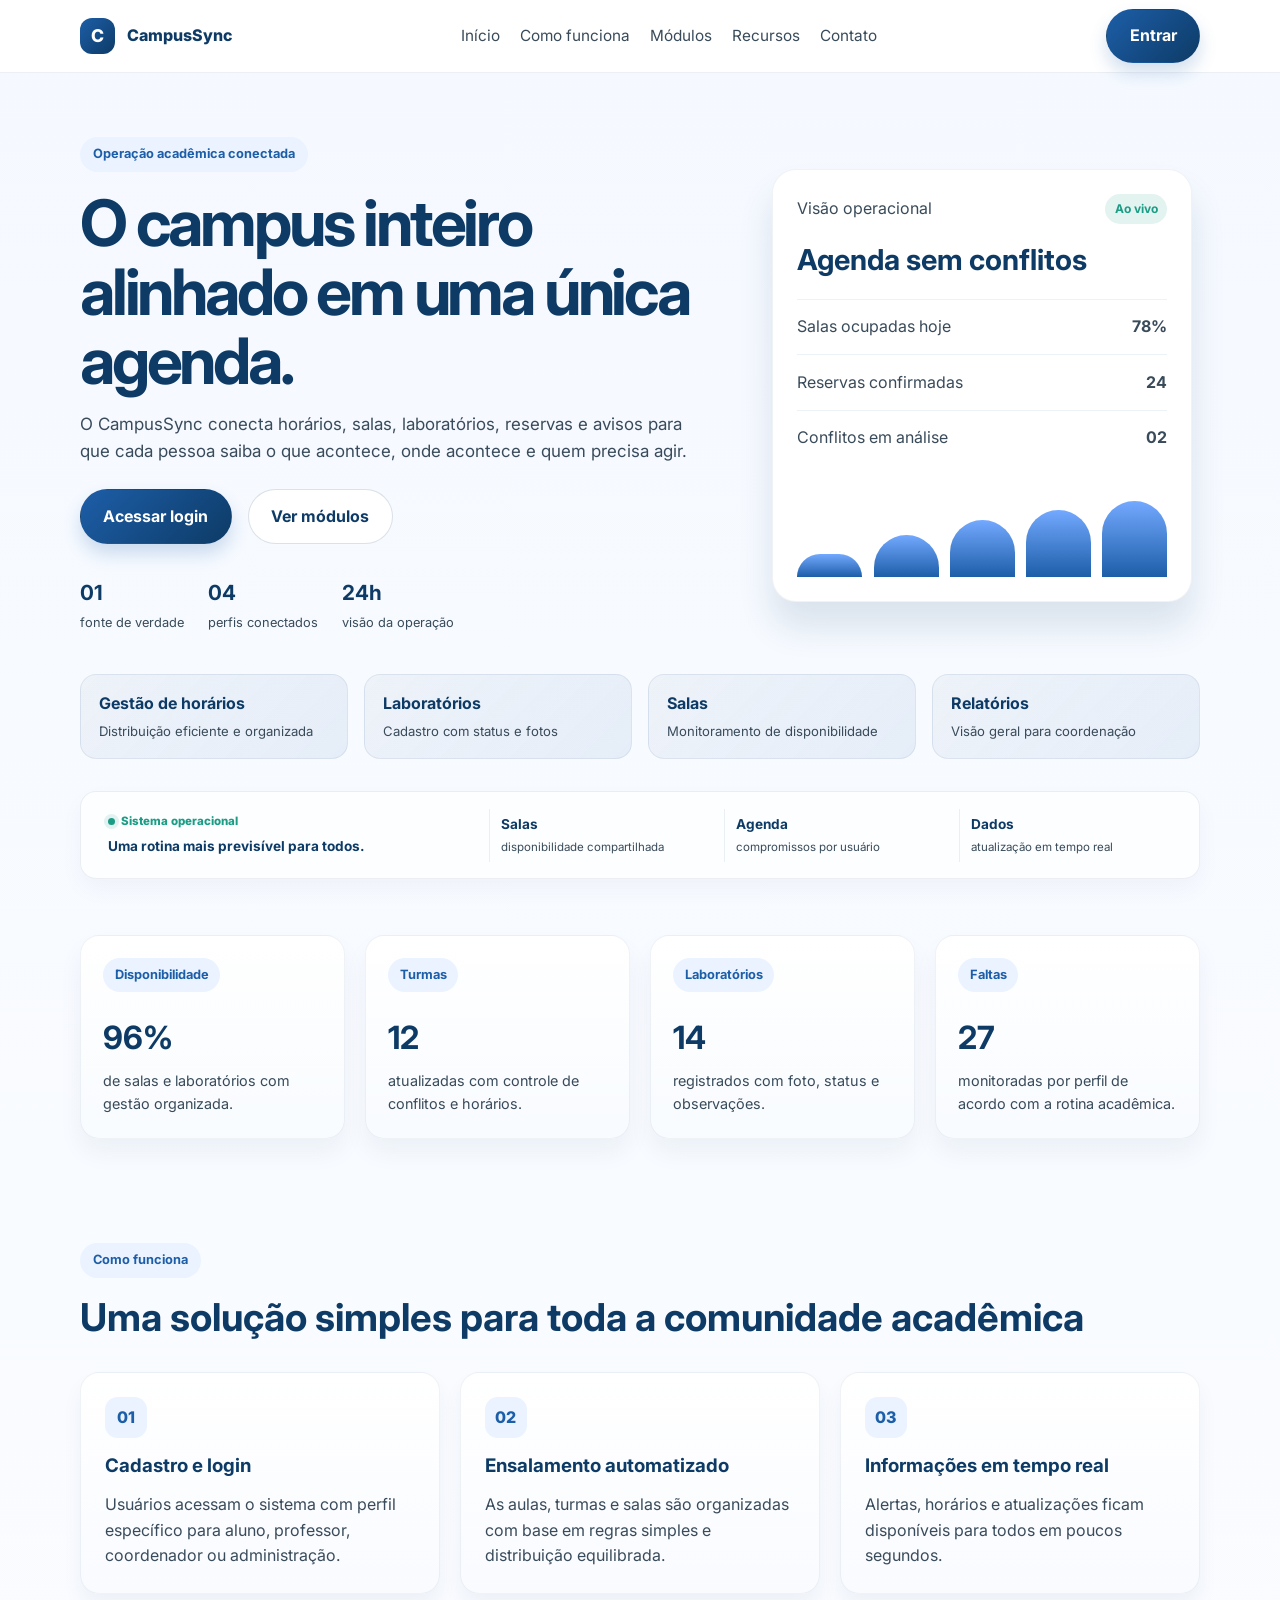
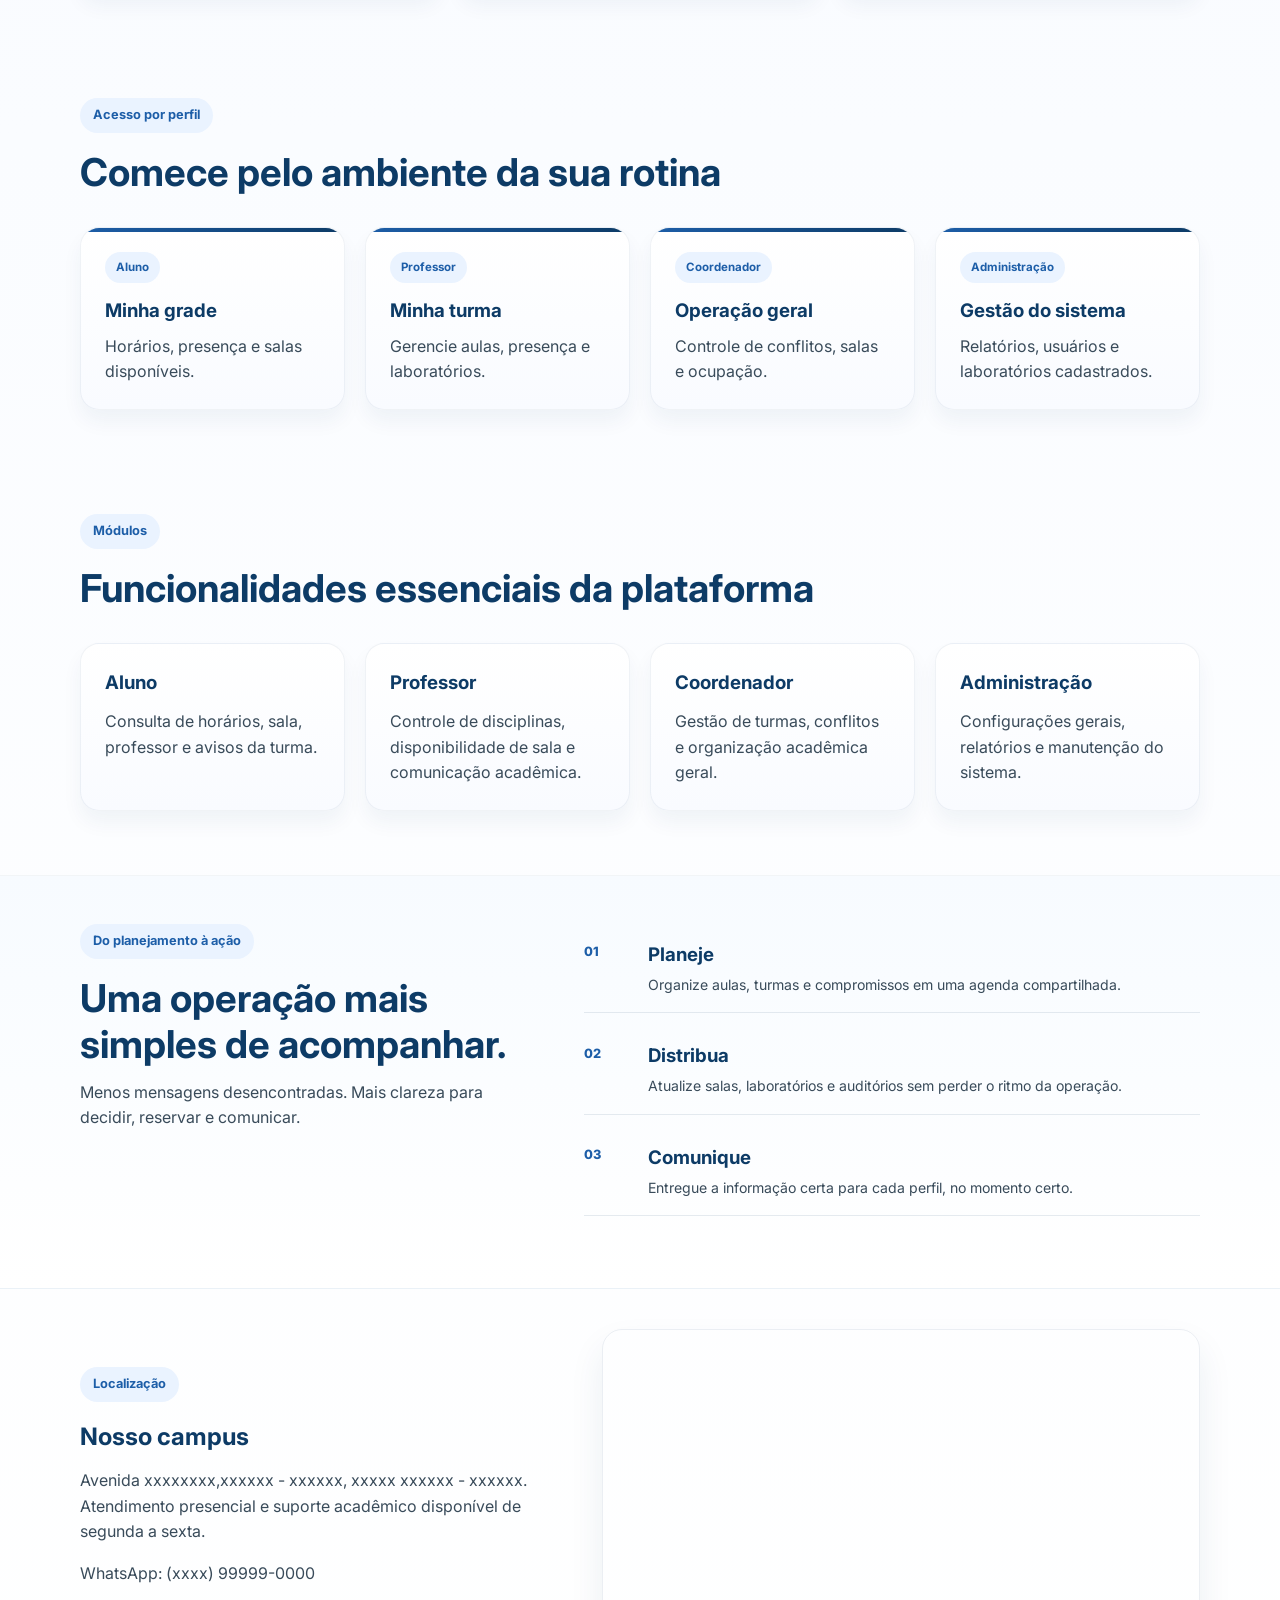
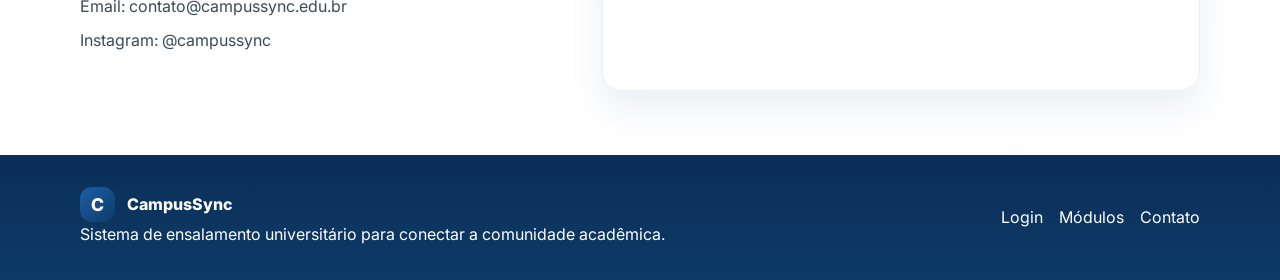
<file: index.html>
<!DOCTYPE html>
<html lang="pt-BR">
  <head>
    <meta charset="UTF-8" />
    <meta name="viewport" content="width=device-width, initial-scale=1.0" />
    <meta
      name="description"
      content="Sistema de ensalamento universitário para alunos, professores, coordenadores e administração."
    />
    <title>CampusSync | Ensalamento Universitário</title>
    <link rel="stylesheet" href="Css_geral/global.css" />
    <link rel="preconnect" href="https://fonts.googleapis.com" />
    <link rel="preconnect" href="https://fonts.gstatic.com" crossorigin />
    <link
      href="https://fonts.googleapis.com/css2?family=Inter:wght@400;500;600;700;800&display=swap"
      rel="stylesheet"
    />
  </head>
  <body>
    <header class="site-header">
      <div class="container nav-bar">
        <div class="brand">
          <span class="brand-mark">C</span>
          <span>CampusSync</span>
        </div>

        <nav class="main-nav" aria-label="Menu principal">
          <a href="#inicio">Início</a>
          <a href="#funciona">Como funciona</a>
          <a href="#modulos">Módulos</a>
          <a href="#recursos">Recursos</a>
          <a href="#contato">Contato</a>
        </nav>

        <a class="btn btn-primary" href="Paginas/Pagina_login/index.html">Entrar</a>
      </div>
    </header>

    <main>
      <section id="inicio" class="hero">
        <div class="container hero-content">
          <div class="hero-text">
            <span class="eyebrow">Operação acadêmica conectada</span>
            <h1>O campus inteiro alinhado em uma única agenda.</h1>
            <p>
              O CampusSync conecta horários, salas, laboratórios, reservas e avisos
              para que cada pessoa saiba o que acontece, onde acontece e quem precisa agir.
            </p>
            <div class="hero-actions">
              <a class="btn btn-primary" href="Paginas/Pagina_login/index.html">Acessar login</a>
              <a class="btn btn-secondary" href="#modulos">Ver módulos</a>
            </div>
            <ul class="hero-stats">
              <li><strong>01</strong><span>fonte de verdade</span></li>
              <li><strong>04</strong><span>perfis conectados</span></li>
              <li><strong>24h</strong><span>visão da operação</span></li>
            </ul>
          </div>

          <div class="hero-panel">
            <div class="panel-card">
              <div class="card-title">
                <span>Visão operacional</span>
                <span class="badge">Ao vivo</span>
              </div>
              <h3>Agenda sem conflitos</h3>
              <div class="schedule-row">
                <span>Salas ocupadas hoje</span>
                <strong>78%</strong>
              </div>
              <div class="schedule-row">
                <span>Reservas confirmadas</span>
                <strong>24</strong>
              </div>
              <div class="schedule-row">
                <span>Conflitos em análise</span>
                <strong>02</strong>
              </div>
              <div class="mini-graph" aria-label="Indicador de ocupação">
                <span class="bar b1"></span>
                <span class="bar b2"></span>
                <span class="bar b3"></span>
                <span class="bar b4"></span>
                <span class="bar b5"></span>
              </div>
            </div>
          </div>
        </div>
      </section>

      <section class="feature-strip">
        <div class="container feature-row">
          <div class="feature-box">
            <strong>Gestão de horários</strong>
            <span>Distribuição eficiente e organizada</span>
          </div>
          <div class="feature-box">
            <strong>Laboratórios</strong>
            <span>Cadastro com status e fotos</span>
          </div>
          <div class="feature-box">
            <strong>Salas</strong>
            <span>Monitoramento de disponibilidade</span>
          </div>
          <div class="feature-box">
            <strong>Relatórios</strong>
            <span>Visão geral para coordenação</span>
          </div>
        </div>
      </section>

      <section class="home-status" aria-label="Status da plataforma">
        <div class="container home-status-grid">
          <div class="status-intro"><span class="live-dot">Sistema operacional</span><strong>Uma rotina mais previsível para todos.</strong></div>
          <div><strong>Salas</strong><span>disponibilidade compartilhada</span></div>
          <div><strong>Agenda</strong><span>compromissos por usuário</span></div>
          <div><strong>Dados</strong><span>atualização em tempo real</span></div>
        </div>
      </section>

      <section class="quick-overview">
        <div class="container quick-grid">
          <article class="quick-card">
            <span class="card-label">Disponibilidade</span>
            <h3>96%</h3>
            <p>de salas e laboratórios com gestão organizada.</p>
          </article>
          <article class="quick-card">
            <span class="card-label">Turmas</span>
            <h3>12</h3>
            <p>atualizadas com controle de conflitos e horários.</p>
          </article>
          <article class="quick-card">
            <span class="card-label">Laboratórios</span>
            <h3>14</h3>
            <p>registrados com foto, status e observações.</p>
          </article>
          <article class="quick-card">
            <span class="card-label">Faltas</span>
            <h3>27</h3>
            <p>monitoradas por perfil de acordo com a rotina acadêmica.</p>
          </article>
        </div>
      </section>

      <section id="funciona" class="info-section">
        <div class="container">
          <div class="section-header">
            <span class="eyebrow">Como funciona</span>
            <h2>Uma solução simples para toda a comunidade acadêmica</h2>
          </div>

          <div class="card-grid three-columns">
            <article class="info-card">
              <div class="icon">01</div>
              <h3>Cadastro e login</h3>
              <p>Usuários acessam o sistema com perfil específico para aluno, professor, coordenador ou administração.</p>
            </article>

            <article class="info-card">
              <div class="icon">02</div>
              <h3>Ensalamento automatizado</h3>
              <p>As aulas, turmas e salas são organizadas com base em regras simples e distribuição equilibrada.</p>
            </article>

            <article class="info-card">
              <div class="icon">03</div>
              <h3>Informações em tempo real</h3>
              <p>Alertas, horários e atualizações ficam disponíveis para todos em poucos segundos.</p>
            </article>
          </div>
        </div>
      </section>

      <section class="profiles-section">
        <div class="container">
          <div class="section-header">
            <span class="eyebrow">Acesso por perfil</span>
            <h2>Comece pelo ambiente da sua rotina</h2>
          </div>

          <div class="profile-grid">
            <a class="profile-card" href="Paginas/Pag_aluno/index.html">
              <span class="profile-tag">Aluno</span>
              <h3>Minha grade</h3>
              <p>Horários, presença e salas disponíveis.</p>
            </a>
            <a class="profile-card" href="Paginas/Pag_Prof/index.html">
              <span class="profile-tag">Professor</span>
              <h3>Minha turma</h3>
              <p>Gerencie aulas, presença e laboratórios.</p>
            </a>
            <a class="profile-card" href="Paginas/Pag_Coordenador/index.html">
              <span class="profile-tag">Coordenador</span>
              <h3>Operação geral</h3>
              <p>Controle de conflitos, salas e ocupação.</p>
            </a>
            <a class="profile-card" href="Paginas/Pag_Adm/index.html">
              <span class="profile-tag">Administração</span>
              <h3>Gestão do sistema</h3>
              <p>Relatórios, usuários e laboratórios cadastrados.</p>
            </a>
          </div>
        </div>
      </section>

      <section id="modulos" class="modules">
        <div class="container">
          <div class="section-header">
            <span class="eyebrow">Módulos</span>
            <h2>Funcionalidades essenciais da plataforma</h2>
          </div>

          <div class="card-grid four-columns">
            <article class="module-card">
              <h3>Aluno</h3>
              <p>Consulta de horários, sala, professor e avisos da turma.</p>
            </article>
            <article class="module-card">
              <h3>Professor</h3>
              <p>Controle de disciplinas, disponibilidade de sala e comunicação acadêmica.</p>
            </article>
            <article class="module-card">
              <h3>Coordenador</h3>
              <p>Gestão de turmas, conflitos e organização acadêmica geral.</p>
            </article>
            <article class="module-card">
              <h3>Administração</h3>
              <p>Configurações gerais, relatórios e manutenção do sistema.</p>
            </article>
          </div>
        </div>
      </section>

      <section id="recursos" class="resources-section">
        <div class="container resources-layout">
          <div class="section-header"><span class="eyebrow">Do planejamento à ação</span><h2>Uma operação mais simples de acompanhar.</h2><p>Menos mensagens desencontradas. Mais clareza para decidir, reservar e comunicar.</p></div>
          <div class="resource-flow">
            <article><span>01</span><div><h3>Planeje</h3><p>Organize aulas, turmas e compromissos em uma agenda compartilhada.</p></div></article>
            <article><span>02</span><div><h3>Distribua</h3><p>Atualize salas, laboratórios e auditórios sem perder o ritmo da operação.</p></div></article>
            <article><span>03</span><div><h3>Comunique</h3><p>Entregue a informação certa para cada perfil, no momento certo.</p></div></article>
          </div>
        </div>
      </section>

      <section class="location-section">
        <div class="container location-wrap">
          <div class="location-text">
            <span class="eyebrow">Localização</span>
            <h2>Nosso campus</h2>
            <p>
              Avenida xxxxxxxx,xxxxxx - xxxxxx, xxxxx xxxxxx - xxxxxx.<br />
              Atendimento presencial e suporte acadêmico disponível de segunda a sexta.
            </p>
            <ul>
              <li>WhatsApp: (xxxx) 99999-0000</li>
              <li>Email: contato@campussync.edu.br</li>
              <li>Instagram: @campussync</li>
            </ul>
          </div>

          <div class="map-box">
            <iframe
              title="Mapa do campus"
              src="https://www.openstreetmap.org/export/embed.html?bbox=-46.654%2C-23.561%2C-46.630%2C-23.545&amp;layer=mapnik"
              loading="lazy"
              referrerpolicy="no-referrer-when-downgrade"
            ></iframe>
          </div>
        </div>
      </section>
    </main>

    <footer id="contato" class="site-footer">
      <div class="container footer-content">
        <div>
          <div class="brand">
            <span class="brand-mark">C</span>
            <span>CampusSync</span>
          </div>
          <p>Sistema de ensalamento universitário para conectar a comunidade acadêmica.</p>
        </div>

        <div class="footer-links">
          <a href="Paginas/Pagina_login/index.html">Login</a>
          <a href="#modulos">Módulos</a>
          <a href="#contato">Contato</a>
        </div>
      </div>
    </footer>
  </body>
</html>
</file>
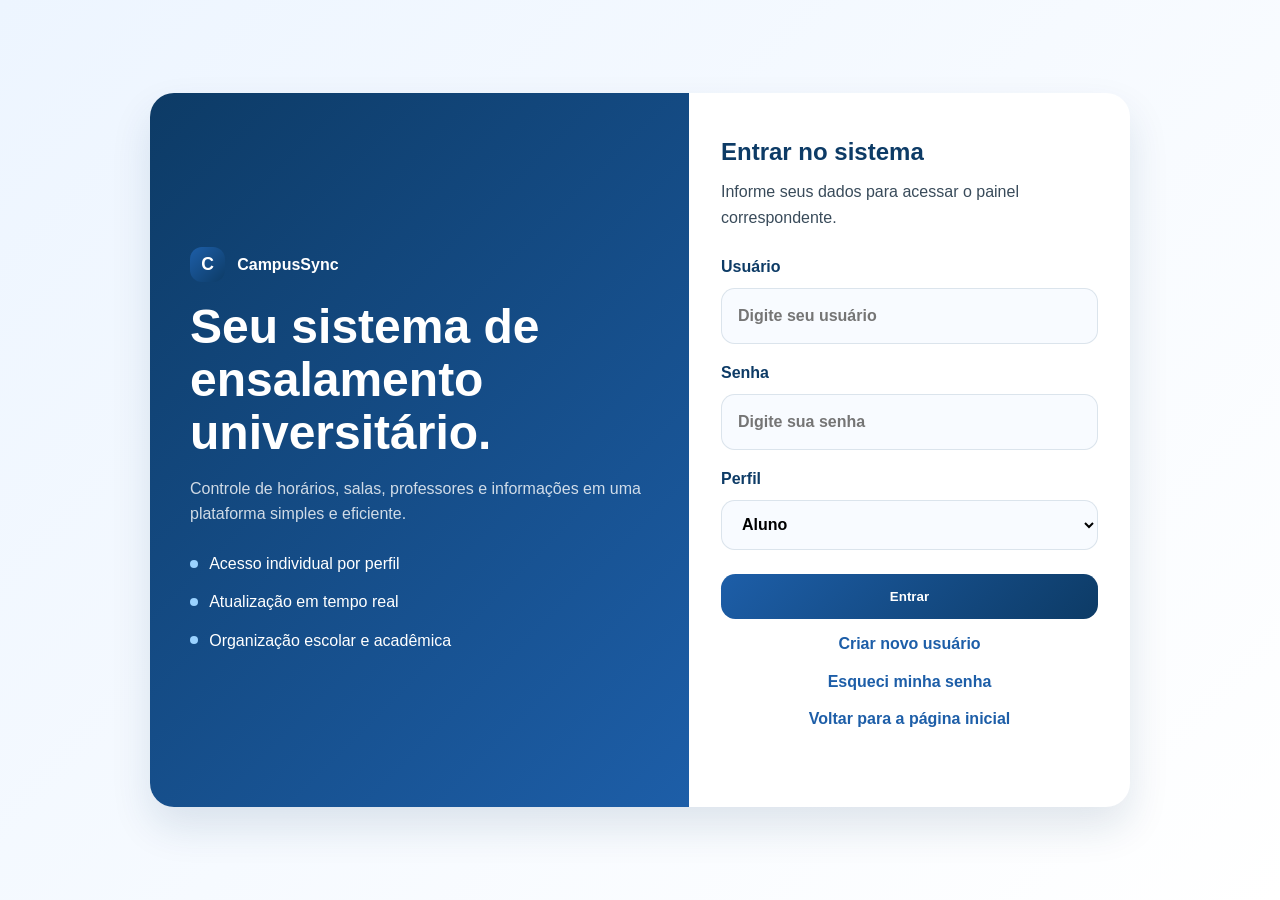
<file: Paginas/Pag_Adm/index.html>
<!DOCTYPE html>
<html lang="pt-BR">
  <head>
    <meta charset="UTF-8" />
    <meta name="viewport" content="width=device-width, initial-scale=1.0" />
    <title>Painel da Administração | CampusSync</title>
    <link rel="stylesheet" href="../../Css_geral/global.css" />
  </head>
  <body class="dashboard-body" data-profile="admin">
    <div class="dashboard-shell">
      <aside class="dashboard-sidebar" id="sidebarAdmin">
        <button class="sidebar-toggle" id="sidebarToggle" type="button" aria-label="Abrir menu">☰</button>
        <div class="dashboard-brand">
          <span class="brand-mark">C</span>
          <span>CampusSync</span>
        </div>

        <nav class="sidebar-nav" aria-label="Menu da administração">
          <a href="#overview" class="active">Dashboard</a>
          <a href="#usuarios">Usuários</a>
          <a href="#labs">Laboratórios</a>
          <a href="#salas">Salas</a>
          <a href="#relatorios">Relatórios</a>
        </nav>
      </aside>

      <main class="dashboard-main">
        <div class="dashboard-topbar">
          <div><h1>Olá, administração</h1><p class="dashboard-welcome">Tenha uma visão segura e atualizada da operação.</p></div>
          <div class="topbar-actions"><button class="icon-btn" id="notificationToggle" type="button" aria-label="Abrir notificações">♧</button><button class="icon-btn" id="themeToggle" type="button" aria-label="Alternar contraste">◐</button><div class="user-pill" id="userBadge">Carregando...</div><button class="logout-btn" id="logoutBtn" type="button">Sair</button></div>
        </div>
        <div class="dashboard-toolbar"><input class="dashboard-search" id="dashboardSearch" type="search" placeholder="Buscar usuário, recurso ou relatório..." /><button class="secondary-btn" id="exportSchedule" type="button">Gerar agenda PDF</button><button class="secondary-btn" id="printSchedule" type="button">Imprimir</button></div>

        <section class="dashboard-grid dashboard-grid--wide" id="overview">
          <article class="dashboard-card" id="resumoUsuarios">
            <span class="card-label">Usuários</span>
            <h2>1.240 cadastrados</h2>
            <p>+42 neste mês</p>
          </article>

          <article class="dashboard-card" id="salas">
            <span class="card-label">Salas</span>
            <h2>08 disponíveis</h2>
            <p>2 reservadas hoje</p>
          </article>

          <article class="dashboard-card">
            <span class="card-label">Laboratórios</span>
            <h2>14 ativos</h2>
            <p>3 em manutenção</p>
          </article>

          <article class="dashboard-card">
            <span class="card-label">Faltas</span>
            <h2>27 pendentes</h2>
            <p>+6 desde ontem</p>
          </article>
        </section>

        <section class="management-panel" id="usuarios" aria-labelledby="usersTitle">
          <div class="management-header"><div><h2 id="usersTitle">Usuários cadastrados</h2><p>Consulte perfis, acesso e situação dos usuários. Senhas nunca são exportadas.</p></div><div class="management-actions"><button class="secondary-btn" id="exportUsersDatabase" type="button">Exportar para Excel</button><button class="secondary-btn" id="addDemoUser" type="button">Adicionar usuário</button></div></div>
          <div class="management-toolbar"><input id="userSearch" type="search" placeholder="Buscar por nome ou usuário" /><select id="userProfileFilter"><option value="todos">Todos os perfis</option><option value="aluno">Alunos</option><option value="professor">Professores</option><option value="coordenador">Coordenadores</option><option value="admin">Administração</option></select></div>
          <div class="user-table-wrap"><table class="user-table"><thead><tr><th>Usuário</th><th>Perfil</th><th>Status</th><th>Último acesso</th><th>Ações</th></tr></thead><tbody id="userList"></tbody></table></div>
        </section>

        <section class="calendar-panel" id="calendario" aria-labelledby="calendarTitle"><div class="calendar-header"><div><h2 id="calendarTitle">Calendário administrativo</h2><span id="calendarWeekLabel" class="dashboard-welcome"></span></div><div class="calendar-actions"><button class="secondary-btn" id="previousWeek" type="button" aria-label="Semana anterior">←</button><button class="secondary-btn" id="todayWeek" type="button">Hoje</button><button class="secondary-btn" id="nextWeek" type="button" aria-label="Próxima semana">→</button><button class="primary-btn" id="addCalendarEvent" type="button">+ Compromisso</button></div></div><div class="calendar-grid" id="weeklyCalendar"></div><div class="calendar-summary" id="calendarSummary"></div></section>

        <section class="insight-panel" id="relatorios">
          <div class="insight-card">
            <h3>Resumo do campus</h3>
            <ul class="insight-list">
              <li><span>Taxa de ocupação</span><span class="status-pill">78%</span></li>
              <li><span>Disciplinas em uso</span><span class="status-pill">42</span></li>
              <li><span>Arquivos de suporte</span><span class="status-pill warning">05 pendentes</span></li>
            </ul>
          </div>

          <div class="insight-card">
            <h3>Alertas</h3>
            <ul class="insight-list">
              <li><span>Backup semanal</span><span class="status-pill">OK</span></li>
              <li><span>Manutenção do bloco B</span><span class="status-pill warning">Agendada</span></li>
              <li><span>Servidor principal</span><span class="status-pill alert">Atenção</span></li>
            </ul>
          </div>
        </section>

        <section class="report-panel" aria-labelledby="reportTitle">
          <div><h2 id="reportTitle">Relatórios operacionais</h2><p>Baixe um resumo atualizado para compartilhar ou arquivar.</p></div>
          <div class="report-actions"><button class="primary-btn" data-report="campus" type="button">Gerar PDF do campus</button><button class="secondary-btn" data-report="users" type="button">PDF de usuários</button><button class="secondary-btn" data-report="labs" type="button">PDF de laboratórios</button></div>
        </section>

        <section class="lab-panel" id="labs" aria-labelledby="labTitle">
          <div class="lab-panel-header">
            <h2 id="labTitle">Cadastro de laboratórios</h2>
            <button class="secondary-btn" type="button" id="resetLabsBtn">Limpar lista</button>
          </div>

          <div class="lab-content">
            <form class="lab-form" id="labForm">
              <input type="hidden" id="labIdEdit" />
              <div class="form-grid">
                <div class="form-field">
                  <label for="nomeLaboratorio">Nome do laboratório</label>
                  <input id="nomeLaboratorio" name="nomeLaboratorio" type="text" placeholder="Ex.: Lab de Informática" required />
                </div>

                <div class="form-field">
                  <label for="blocoLaboratorio">Bloco</label>
                  <input id="blocoLaboratorio" name="blocoLaboratorio" type="text" placeholder="Ex.: Bloco A" required />
                </div>

                <div class="form-field">
                  <label for="capacidadeLaboratorio">Capacidade</label>
                  <input id="capacidadeLaboratorio" name="capacidadeLaboratorio" type="number" min="1" placeholder="Ex.: 30" required />
                </div>

                <div class="form-field">
                  <label for="tipoLaboratorio">Tipo</label>
                  <select id="tipoLaboratorio" name="tipoLaboratorio" required>
                    <option value="">Selecione</option>
                    <option value="Informática">Informática</option>
                    <option value="Ciências">Ciências</option>
                    <option value="Eletrônica">Eletrônica</option>
                    <option value="Química">Química</option>
                    <option value="Multidisciplinar">Multidisciplinar</option>
                  </select>
                </div>
              </div>

              <div class="form-field">
                <label for="equipamentosLaboratorio">Equipamentos</label>
                <input id="equipamentosLaboratorio" name="equipamentosLaboratorio" type="text" placeholder="Ex.: 20 computadores, projetor, impressora" required />
              </div>

              <div class="form-field">
                <label for="statusLaboratorio">Status</label>
                <select id="statusLaboratorio" name="statusLaboratorio" required>
                  <option value="Disponível">Disponível</option>
                  <option value="Em uso">Em uso</option>
                  <option value="Em manutenção">Em manutenção</option>
                </select>
              </div>

              <div class="form-field">
                <label for="obsLaboratorio">Observações</label>
                <textarea id="obsLaboratorio" name="obsLaboratorio" placeholder="Informações extras do laboratório"></textarea>
              </div>

              <div class="form-field">
                <label for="fotoLaboratorio">Foto do laboratório</label>
                <input id="fotoLaboratorio" name="fotoLaboratorio" type="file" accept="image/*" />
                <div class="lab-photo-preview" id="labPhotoPreview">
                  <img id="labPreviewImage" alt="Prévia da foto do laboratório" />
                </div>
              </div>

              <div class="form-actions"><button class="primary-btn" id="adminSaveLabBtn" type="submit">Adicionar laboratório</button><button class="secondary-btn" id="cancelAdminEditBtn" type="button">Cancelar</button><span class="form-feedback" id="adminLabFeedback" role="status"></span></div>
            </form>

            <div>
              <h3 style="color: var(--azul-escuro); margin-bottom: 0.8rem;">Laboratórios cadastrados</h3>
              <div class="lab-list" id="labList"></div>
            </div>
          </div>
        </section>

      </main>
    </div>

    <div class="notification-panel" id="notificationPanel" aria-live="polite"></div><script src="../../Serviços/catalogo.js"></script><script src="../../Serviços/dashboard.js"></script><script src="script.js"></script>
  </body>
</html>
</file>
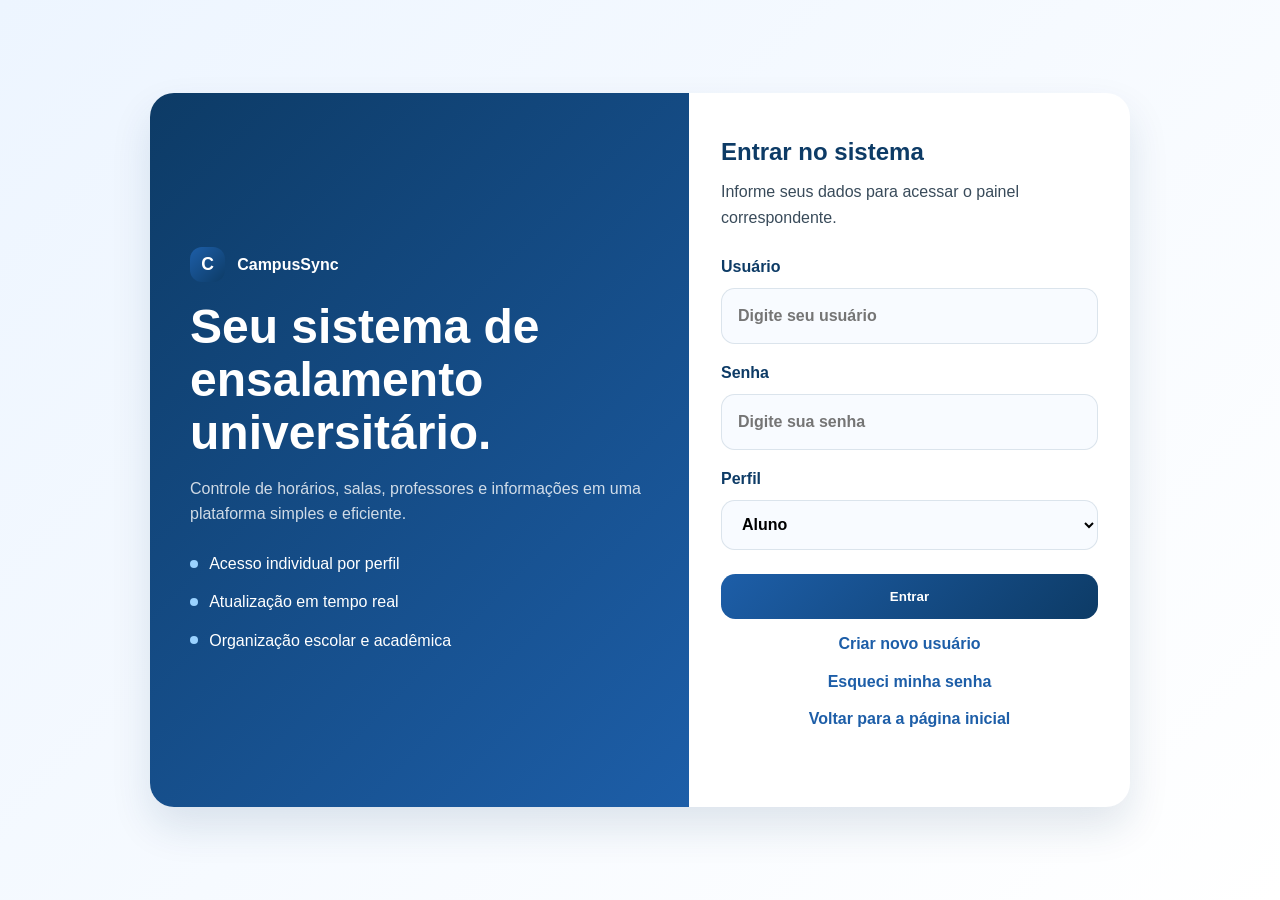
<file: Paginas/Pag_aluno/index.html>
<!DOCTYPE html>
<html lang="pt-BR">
  <head>
    <meta charset="UTF-8" />
    <meta name="viewport" content="width=device-width, initial-scale=1.0" />
    <title>Painel do Aluno | CampusSync</title>
    <link rel="stylesheet" href="../../Css_geral/global.css" />
    <link rel="stylesheet" href="aluno.css" />
  </head>
  <body class="dashboard-body" data-profile="aluno">
    <div class="dashboard-shell">
      <aside class="dashboard-sidebar" id="sidebarAluno">
        <button class="sidebar-toggle" id="sidebarToggle" type="button" aria-label="Abrir menu">☰</button>
        <div class="dashboard-brand">
          <span class="brand-mark">C</span>
          <span>CampusSync</span>
        </div>

        <nav class="sidebar-nav" aria-label="Menu do aluno">
          <a href="#overview" class="active">Dashboard</a>
          <a href="#horarios">Horários</a>
          <a href="#labs">Laboratórios</a>
          <a href="#reservaSalas">Reservar sala</a>
          <a href="#salas">Salas</a>
          <a href="#avisos">Avisos</a>
        </nav>
      </aside>

      <main class="dashboard-main">
        <div class="dashboard-topbar">
          <div><h1>Olá, aluno</h1><p class="dashboard-welcome">Acompanhe sua rotina acadêmica em um só lugar.</p></div>
          <div class="topbar-actions"><button class="icon-btn" id="notificationToggle" type="button" aria-label="Abrir notificações">♧</button><button class="icon-btn" id="themeToggle" type="button" aria-label="Alternar contraste">◐</button><div class="user-pill" id="userBadge">Carregando...</div><button class="logout-btn" id="logoutBtn" type="button">Sair</button></div>
        </div>
        <div class="dashboard-toolbar"><input class="dashboard-search" id="dashboardSearch" type="search" placeholder="Buscar na sua agenda e painel..." /><button class="secondary-btn" id="exportSchedule" type="button">Gerar agenda PDF</button><button class="secondary-btn" id="printSchedule" type="button">Imprimir</button></div>

        <section class="dashboard-grid dashboard-grid--wide" id="overview">
          <article class="dashboard-card" id="horarios">
            <div class="next-class-heading"><span class="card-label">Próxima aula</span><span class="live-dot">Agora</span></div>
            <p class="next-class-day">Hoje, segunda-feira</p><h2>Engenharia de Software</h2>
            <div class="next-class-info"><span>Bloco B · Sala 214</span><strong>08:00 <small>às 09:40</small></strong></div>
            <div class="class-progress"><span style="width: 42%;"></span></div><small class="class-progress-label">Começa em 25 minutos</small>
          </article>

          <article class="dashboard-card">
            <span class="card-label">Agenda</span>
            <h2>Hoje</h2>
            <ul class="dashboard-list">
              <li><span>Matemática</span><span class="status-badge">08:00</span></li>
              <li><span>Física</span><span class="status-badge">10:00</span></li>
              <li><span>Língua Portuguesa</span><span class="status-badge">13:30</span></li>
            </ul>
          </article>

          <article class="dashboard-card room-card" id="salas">
            <span class="card-label">Salas</span>
            <h2>03 <small>livres</small></h2>
            <p>1 sala reservada no bloco A</p><span class="card-link">Ver disponibilidade →</span>
          </article>

          <article class="dashboard-card" id="avisos">
            <span class="card-label">Avisos</span>
            <h2>Comunicados</h2>
            <ul class="dashboard-list">
              <li><span>Recesso acadêmico</span><span class="warning-badge">Importante</span></li>
              <li><span>Biblioteca aberta</span><span class="status-badge">Normal</span></li>
            </ul>
          </article>
        </section>

        <section class="calendar-panel" id="calendario" aria-labelledby="calendarTitle">
          <div class="calendar-header"><div><h2 id="calendarTitle">Calendário de aulas</h2><span id="calendarWeekLabel" class="dashboard-welcome"></span></div><div class="calendar-actions"><button class="secondary-btn" id="previousWeek" type="button" aria-label="Semana anterior">←</button><button class="secondary-btn" id="todayWeek" type="button">Hoje</button><button class="secondary-btn" id="nextWeek" type="button" aria-label="Próxima semana">→</button><button class="primary-btn" id="addCalendarEvent" type="button">+ Compromisso</button></div></div>
          <div class="calendar-grid" id="weeklyCalendar"></div><div class="calendar-summary" id="calendarSummary"></div>
        </section>

        <section class="room-booking-panel" id="reservaSalas" aria-labelledby="roomBookingTitle">
          <div class="room-booking-header"><div><span class="card-label">Reserva compartilhada</span><h2 id="roomBookingTitle">Reservar uma sala</h2><p>Consulte a agenda e escolha um espaço livre para seus estudos ou atividades.</p></div></div>
          <form id="roomBookingForm" class="room-booking-form">
            <label>Sala<select name="room" required><option value="">Selecione uma sala</option><option>Sala 101</option><option>Sala 108</option><option>Sala 204</option><option>Sala 214</option><option>Sala 305</option><option>Sala de estudos A</option></select></label>
            <label>Data<input name="date" type="date" required /></label>
            <label>Início<input name="start" type="time" required /></label>
            <label>Fim<input name="end" type="time" required /></label>
            <button class="primary-btn" type="submit">Confirmar reserva</button>
          </form>
          <p class="room-booking-feedback" id="roomBookingFeedback" role="status"></p>
          <div class="room-reservation-list" id="roomReservationList"></div>
        </section>

        <section class="insight-panel">
          <div class="insight-card">
            <h3>Resumo do aluno</h3>
            <ul class="insight-list">
              <li><span>Frequência atual</span><span class="status-pill">91%</span></li>
              <li><span>Trabalhos entregues</span><span class="status-pill">08/10</span></li>
              <li><span>Próxima avaliação</span><span class="status-pill warning">12/09</span></li>
            </ul>
            <div class="progress-track" aria-label="Frequência de 91 por cento"><span style="width: 91%;"></span></div>
            <p class="insight-note">Sua frequência está acima do mínimo recomendado de 75%.</p>
          </div>

        </section>

        <section class="student-tasks" aria-labelledby="tasksTitle">
          <div class="student-section-heading"><div><span class="card-label">Organização</span><h2 id="tasksTitle">Pendências da semana</h2></div><span class="status-pill warning">3 itens</span></div>
          <div class="task-grid"><article class="task-item"><span class="task-icon">!</span><div><strong>Entregar relatório de Banco de Dados</strong><p>Prazo: hoje, 23:59</p></div><span class="status-pill warning">Urgente</span></article><article class="task-item"><span class="task-icon">✓</span><div><strong>Revisar material de Física</strong><p>Próxima aula: terça-feira</p></div><span class="status-pill">Pendente</span></article><article class="task-item"><span class="task-icon">↗</span><div><strong>Confirmar grupo do projeto</strong><p>Até sexta-feira</p></div><span class="status-pill">Aberto</span></article></div>
        </section>

        <section class="lab-visual-panel" id="labs" aria-labelledby="labViewTitle">
          <div class="lab-visual-header">
            <div><span class="card-label">Recursos acadêmicos</span><h2 id="labViewTitle">Laboratórios</h2><p class="lab-panel-subtitle">Consulte equipamentos e reserve um espaço disponível.</p></div>
            <div class="lab-controls"><input id="studentLabSearch" type="search" placeholder="Buscar laboratório..." aria-label="Buscar laboratório" /><select id="studentLabFilter" aria-label="Filtrar por status">
              <option value="todos">Todos</option>
              <option value="Disponível">Disponíveis</option>
              <option value="Em uso">Em uso</option>
              <option value="Em manutenção">Em manutenção</option>
            </select><select id="studentLabSort" aria-label="Ordenar laboratórios"><option value="nome">Ordenar: nome</option><option value="capacidade">Ordenar: capacidade</option><option value="status">Ordenar: status</option></select></div>
          </div>

          <div class="lab-stats" id="studentLabStats"></div>
          <div id="studentLabList" class="lab-visual-list"></div>
        </section>

      </main>
    </div>

    <div class="notification-panel" id="notificationPanel" aria-live="polite"></div>
    <script src="../../Serviços/catalogo.js"></script><script src="../../Serviços/dashboard.js"></script><script src="script.js"></script>
  </body>
</html>
</file>
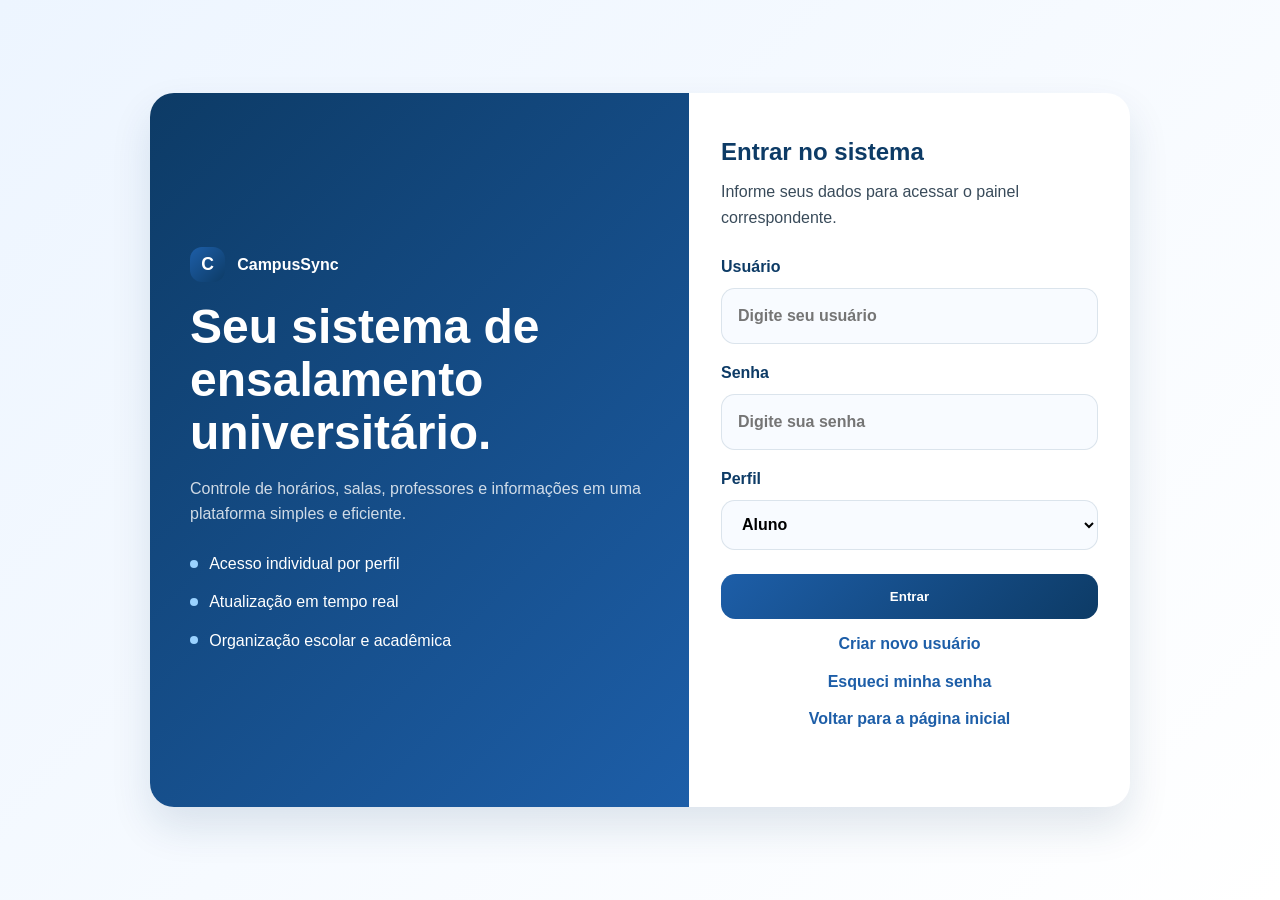
<file: Paginas/Pag_Coordenador/index.html>
<!DOCTYPE html>
<html lang="pt-BR">
  <head>
    <meta charset="UTF-8" />
    <meta name="viewport" content="width=device-width, initial-scale=1.0" />
    <title>Painel do Coordenador | CampusSync</title>
    <link rel="stylesheet" href="../../Css_geral/global.css" />
    <link rel="stylesheet" href="coordenador.css" />
  </head>
  <body class="dashboard-body" data-profile="coordenador">
    <div class="dashboard-shell">
      <aside class="dashboard-sidebar" id="sidebarCoordenador">
        <button class="sidebar-toggle" id="sidebarToggle" type="button" aria-label="Abrir menu">☰</button>
        <div class="dashboard-brand">
          <span class="brand-mark">C</span>
          <span>CampusSync</span>
        </div>

        <nav class="sidebar-nav" aria-label="Menu do coordenador">
          <a href="#overview" class="active">Dashboard</a>
          <a href="#usuarios">Usuários</a>
          <a href="#turmas">Turmas</a>
          <a href="#labs">Laboratórios</a>
          <a href="#salas">Salas</a>
          <a href="#relatorios">Relatórios</a>
        </nav>
      </aside>

      <main class="dashboard-main">
        <div class="dashboard-topbar"> 
          <div><h1>Olá, coordenador</h1><p class="dashboard-welcome">Monitore ocupação, conflitos e decisões do campus.</p></div>
          <div class="topbar-actions"><button class="icon-btn" id="notificationToggle" type="button" aria-label="Abrir notificações">♧</button><button class="icon-btn" id="themeToggle" type="button" aria-label="Alternar contraste">◐</button><div class="user-pill" id="userBadge">Carregando...</div><button class="logout-btn" id="logoutBtn" type="button">Sair</button></div>
        </div>
        <div class="dashboard-toolbar"><input class="dashboard-search" id="dashboardSearch" type="search" placeholder="Buscar no painel e laboratórios..." /><button class="secondary-btn" id="exportSchedule" type="button">Gerar agenda PDF</button><button class="secondary-btn" id="printSchedule" type="button">Imprimir</button></div>

        <section class="dashboard-grid dashboard-grid--wide" id="overview">
          <article class="dashboard-card" id="turmas">
            <span class="card-label">Turmas</span>
            <h2>12 turmas ativas</h2>
            <p>3 em ajustes de horário</p>
          </article>

          <article class="dashboard-card" id="salas">
            <span class="card-label">Salas</span>
            <h2>08 disponíveis</h2>
            <p>2 reservadas para hoje</p>
          </article>

          <article class="dashboard-card">
            <span class="card-label">Laboratórios</span>
            <h2>14 cadastrados</h2>
            <p>2 em manutenção</p>
          </article>

          <article class="dashboard-card" id="relatorios">
            <span class="card-label">Faltas</span>
            <h2>18 pendentes</h2>
            <p>4 em análise</p>
          </article>
        </section>

        <section class="management-panel" id="usuarios" aria-labelledby="usersTitle">
          <div class="management-header"><div><h2 id="usersTitle">Usuários do curso</h2><p>Consulte rapidamente alunos, professores e responsáveis.</p></div></div>
          <div class="management-toolbar"><input id="userSearch" type="search" placeholder="Buscar por nome ou usuário" /><select id="userProfileFilter"><option value="todos">Todos os perfis</option><option value="aluno">Alunos</option><option value="professor">Professores</option><option value="coordenador">Coordenadores</option><option value="admin">Administração</option></select></div>
          <div class="user-table-wrap"><table class="user-table"><thead><tr><th>Usuário</th><th>Perfil</th><th>Status</th><th>Último acesso</th><th>Ações</th></tr></thead><tbody id="userList"></tbody></table></div>
        </section>

        <section class="calendar-panel" id="calendario" aria-labelledby="calendarTitle"><div class="calendar-header"><div><h2 id="calendarTitle">Calendário operacional</h2><span id="calendarWeekLabel" class="dashboard-welcome"></span></div><div class="calendar-actions"><button class="secondary-btn" id="previousWeek" type="button" aria-label="Semana anterior">←</button><button class="secondary-btn" id="todayWeek" type="button">Hoje</button><button class="secondary-btn" id="nextWeek" type="button" aria-label="Próxima semana">→</button><button class="primary-btn" id="addCalendarEvent" type="button">+ Compromisso</button></div></div><div class="calendar-grid" id="weeklyCalendar"></div><div class="calendar-summary" id="calendarSummary"></div></section>

        <section class="insight-panel">
          <div class="insight-card">
            <h3>Uso da semana</h3>
            <ul class="insight-list">
              <li><span>Taxa de ocupação</span><span class="status-pill">78%</span></li>
              <li><span>Conflitos de horário</span><span class="status-pill warning">02</span></li>
              <li><span>Laboratórios livres</span><span class="status-pill">06</span></li>
            </ul>
          </div>

          <div class="insight-card">
            <h3>Alertas</h3>
            <ul class="insight-list">
              <li><span>Auditório 2</span><span class="status-pill">Disponível</span></li>
              <li><span>Lab de Química</span><span class="status-pill warning">Em uso</span></li>
              <li><span>Bloco C</span><span class="status-pill alert">Revisão</span></li>
            </ul>
          </div>
        </section>

        <section class="report-panel" id="relatorios" aria-labelledby="reportTitle">
          <div><h2 id="reportTitle">Relatórios acadêmicos</h2><p>Gere dados de ocupação, usuários e laboratórios para sua rotina.</p></div>
          <div class="report-actions"><button class="primary-btn" data-report="campus" type="button">Gerar PDF geral</button><button class="secondary-btn" data-report="users" type="button">PDF de usuários</button><button class="secondary-btn" data-report="labs" type="button">PDF de laboratórios</button></div>
        </section>

        <section class="coord-lab-panel" id="labs" aria-labelledby="coordLabTitle">
          <div class="coord-lab-header">
            <div><span class="card-label">Infraestrutura</span><h2 id="coordLabTitle">Gestão de laboratórios</h2><p class="panel-helper">Cadastre, revise e mantenha os espaços acadêmicos atualizados.</p></div>
            <button class="secondary-btn" id="resetCoordLabsBtn" type="button">Resetar</button>
          </div>

          <div class="coord-toolbar">
            <input id="labSearch" type="search" placeholder="Buscar laboratório" />
            <select id="labFilterStatus">
              <option value="todos">Todos os status</option>
              <option value="Disponível">Disponível</option>
              <option value="Em uso">Em uso</option>
              <option value="Em manutenção">Em manutenção</option>
            </select>
          </div>

          <div class="coord-lab-layout">
            <form id="coordLabForm" class="coord-form">
              <input type="hidden" id="labIdEdit" />

              <div class="form-row">
                <label>
                  Nome do laboratório
                  <input id="labNome" type="text" required />
                </label>
                <label>
                  Bloco
                  <input id="labBloco" type="text" required />
                </label>
              </div>

              <div class="form-row">
                <label>
                  Capacidade
                  <input id="labCapacidade" type="number" min="1" required />
                </label>
                <label>
                  Tipo
                  <select id="labTipo" required>
                    <option value="">Selecione</option>
                    <option value="Informática">Informática</option>
                    <option value="Ciências">Ciências</option>
                    <option value="Eletrônica">Eletrônica</option>
                    <option value="Química">Química</option>
                    <option value="Multidisciplinar">Multidisciplinar</option>
                  </select>
                </label>
              </div>

              <label>
                Equipamentos
                <input id="labEquipamentos" type="text" required />
              </label>

              <div class="form-row">
                <label>
                  Status
                  <select id="labStatus" required>
                    <option value="Disponível">Disponível</option>
                    <option value="Em uso">Em uso</option>
                    <option value="Em manutenção">Em manutenção</option>
                  </select>
                </label>
                <label>
                  Observações
                  <input id="labObs" type="text" />
                </label>
              </div>

              <div class="form-row">
                <label>
                  Foto do laboratório
                  <input id="labFoto" type="file" accept="image/*" />
                </label>
              </div>

              <div class="lab-photo-preview" id="labPhotoPreviewCoordenador" style="display: none;">
                <img id="labPreviewImageCoordenador" alt="Prévia da foto do laboratório" />
              </div>

              <div class="form-actions">
                <button type="submit" class="primary-btn" id="coordSaveLabBtn">Salvar laboratório</button>
                <button type="button" id="cancelEditBtn" class="secondary-btn">Cancelar</button>
                <span class="form-feedback" id="coordLabFeedback" role="status"></span>
              </div>
            </form>

            <div class="coord-list-wrap">
              <h3>Laboratórios cadastrados</h3>
              <div id="coordLabList" class="coord-lab-list"></div>
            </div>
          </div>
        </section>

      </main>
    </div>

    <div class="notification-panel" id="notificationPanel" aria-live="polite"></div><script src="../../Serviços/catalogo.js"></script><script src="../../Serviços/dashboard.js"></script><script src="script.js"></script>
  </body>
</html>
</file>
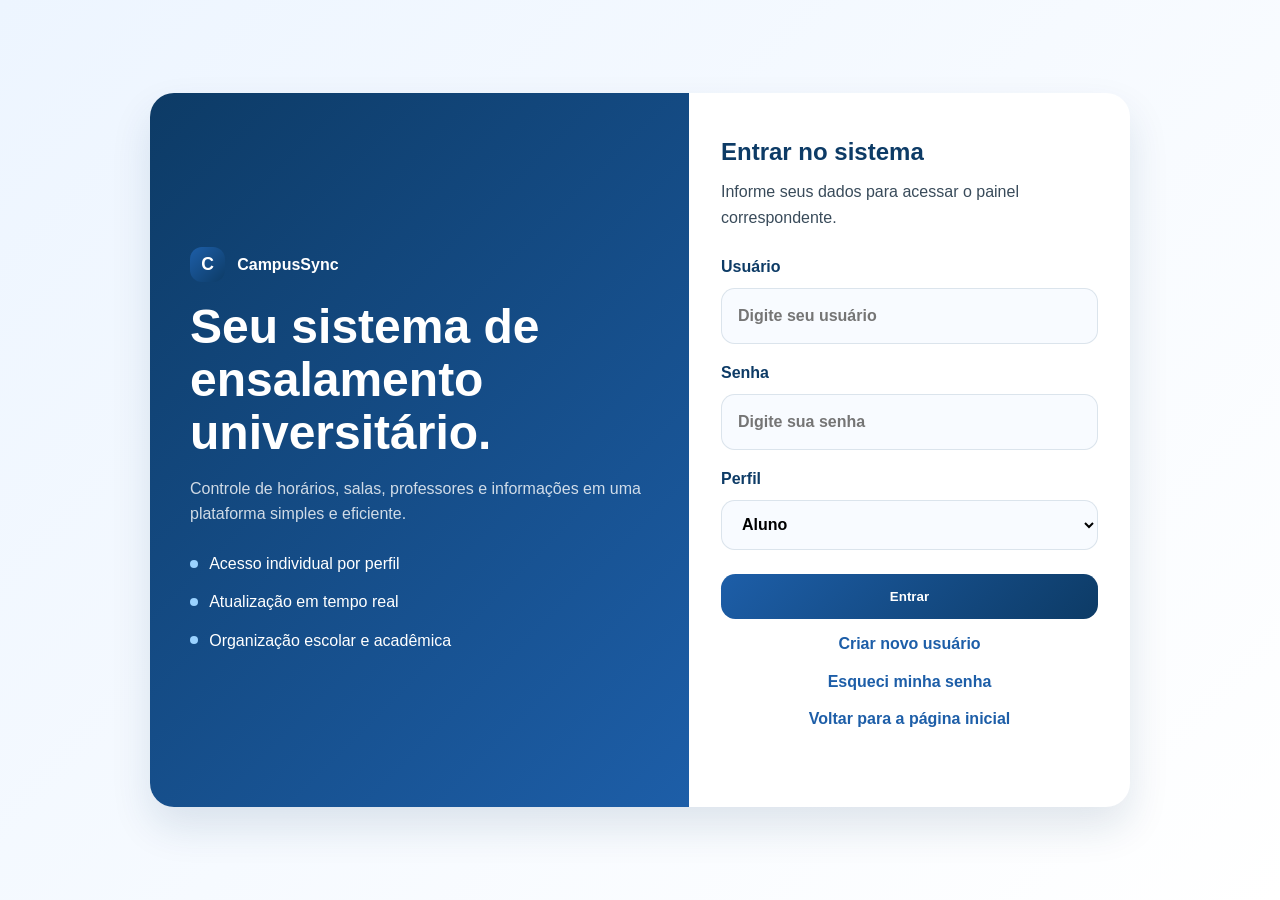
<file: Paginas/Pag_Prof/index.html>
<!DOCTYPE html>
<html lang="pt-BR">
  <head>
    <meta charset="UTF-8" />
    <meta name="viewport" content="width=device-width, initial-scale=1.0" />
    <title>Painel do Professor | CampusSync</title>
    <link rel="stylesheet" href="../../Css_geral/global.css" />
    <link rel="stylesheet" href="prof.css" />
  </head>
  <body class="dashboard-body" data-profile="professor">
    <div class="dashboard-shell">
      <aside class="dashboard-sidebar" id="sidebarProfessor">
        <button class="sidebar-toggle" id="sidebarToggle" type="button" aria-label="Abrir menu">☰</button>
        <div class="dashboard-brand">
          <span class="brand-mark">C</span>
          <span>CampusSync</span>
        </div>

        <nav class="sidebar-nav" aria-label="Menu do professor">
          <a href="#overview" class="active">Dashboard</a>
          <a href="#turmas">Turmas</a>
          <a href="#labs">Laboratórios</a>
          <a href="#presenca">Presença</a>
          <a href="#calendario">Calendário</a>
        </nav>
      </aside>

      <main class="dashboard-main">
        <div class="dashboard-topbar">
          <div><h1>Olá, professor</h1><p class="dashboard-welcome">Planeje aulas, turmas e presença com mais clareza.</p></div>
          <div class="topbar-actions"><button class="icon-btn" id="notificationToggle" type="button" aria-label="Abrir notificações">♧</button><button class="icon-btn" id="themeToggle" type="button" aria-label="Alternar contraste">◐</button><div class="user-pill" id="userBadge">Carregando...</div><button class="logout-btn" id="logoutBtn" type="button">Sair</button></div>
        </div>
        <div class="dashboard-toolbar"><input class="dashboard-search" id="dashboardSearch" type="search" placeholder="Buscar turma, aula ou laboratório..." /><button class="secondary-btn" id="exportSchedule" type="button">Gerar agenda PDF</button><button class="secondary-btn" id="printSchedule" type="button">Imprimir</button></div>

        <section class="dashboard-grid dashboard-grid--wide" id="overview">
          <article class="dashboard-card" id="turmas">
            <span class="card-label">Turma atual</span>
            <h2>ADS - 3º Semestre</h2>
            <p>Disciplina: Sistemas Distribuídos</p>
            <p>Segunda e Quarta • 13:00</p>
          </article>

          <article class="dashboard-card" id="presenca">
            <span class="card-label">Presença</span>
            <h2>32/36 alunos</h2>
            <p>4 faltas pendentes</p>
          </article>

          <article class="dashboard-card">
            <span class="card-label">Atividades</span>
            <h2>05 próximas</h2>
            <p>2 entregas esta semana</p>
          </article>

          <article class="dashboard-card" id="resumoLaboratorios">
            <span class="card-label">Laboratórios</span>
            <h2>06 disponíveis</h2>
            <p>2 reservados para turma</p>
          </article>
        </section>

        <section class="calendar-panel" id="calendario" aria-labelledby="calendarTitle"><div class="calendar-header"><div><h2 id="calendarTitle">Agenda docente</h2><span id="calendarWeekLabel" class="dashboard-welcome"></span></div><div class="calendar-actions"><button class="secondary-btn" id="previousWeek" type="button" aria-label="Semana anterior">←</button><button class="secondary-btn" id="todayWeek" type="button">Hoje</button><button class="secondary-btn" id="nextWeek" type="button" aria-label="Próxima semana">→</button><button class="primary-btn" id="addCalendarEvent" type="button">+ Compromisso</button></div></div><div class="calendar-grid" id="weeklyCalendar"></div><div class="calendar-summary" id="calendarSummary"></div></section>

        <section class="insight-panel">
          <div class="insight-card">
            <h3>Resumo da semana</h3>
            <ul class="insight-list">
              <li><span>Frequência média</span><span class="status-pill">89%</span></li>
              <li><span>Atividades entregues</span><span class="status-pill">28</span></li>
              <li><span>Próxima avaliação</span><span class="status-pill warning">12/09</span></li>
            </ul>
          </div>

          <div class="insight-card">
            <h3>Alertas</h3>
            <ul class="insight-list">
              <li><span>Lab de Redes</span><span class="status-pill">Disponível</span></li>
              <li><span>Prática de banco</span><span class="status-pill warning">Reservado</span></li>
              <li><span>Entrega de relatório</span><span class="status-pill alert">Prazo</span></li>
            </ul>
          </div>
        </section>

        <section class="lab-visual-panel" id="labs" aria-labelledby="teacherLabTitle">
          <div class="lab-visual-header">
            <h2 id="teacherLabTitle">Laboratórios da instituição</h2>
            <select id="teacherLabFilter">
              <option value="todos">Todos</option>
              <option value="Disponível">Disponíveis</option>
              <option value="Em uso">Em uso</option>
              <option value="Em manutenção">Em manutenção</option>
            </select>
          </div>

          <div id="teacherLabList" class="lab-visual-list"></div>
        </section>

      </main>
    </div>

    <div class="notification-panel" id="notificationPanel" aria-live="polite"></div><script src="../../Serviços/catalogo.js"></script><script src="../../Serviços/dashboard.js"></script><script src="script.js"></script>
  </body>
</html>
</file>
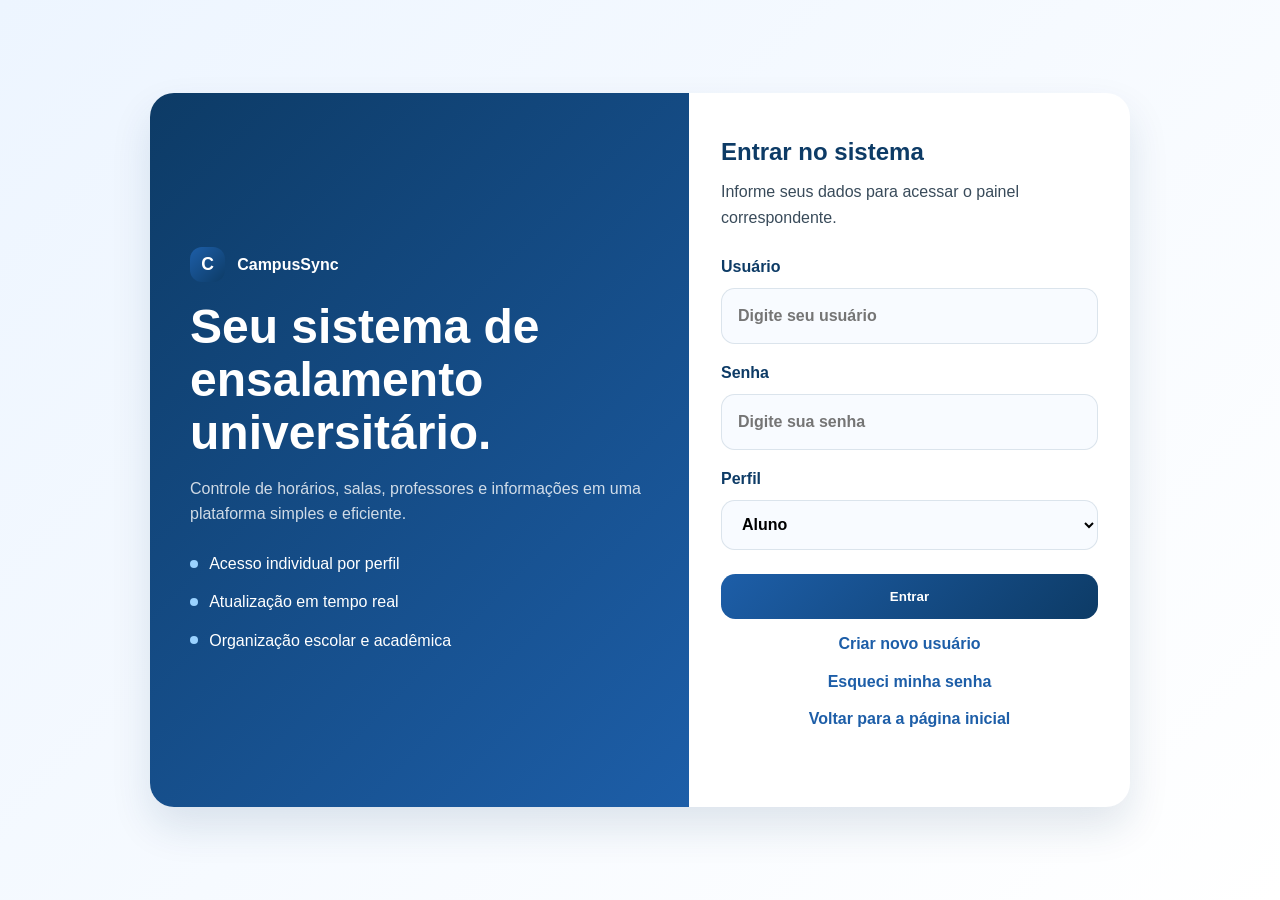
<file: Paginas/Pagina_login/index.html>
<!DOCTYPE html>
<html lang="pt-BR">
  <head>
    <meta charset="UTF-8" />
    <meta name="viewport" content="width=device-width, initial-scale=1.0" />
    <title>Login | CampusSync</title>
    <link rel="stylesheet" href="../../Css_geral/global.css" />
    <link rel="stylesheet" href="login.css" />
    <style>
      body {
        min-height: 100vh;
        display: grid;
        place-items: center;
        background: linear-gradient(135deg, #edf5ff 0%, #ffffff 100%);
      }

      .login-wrapper {
        width: min(100%, 980px);
        display: grid;
        grid-template-columns: 1.1fr 0.9fr;
        background: #fff;
        border-radius: 1.5rem;
        box-shadow: 0 20px 40px rgba(13, 59, 102, 0.12);
        overflow: hidden;
      }

      .login-visual {
        background: linear-gradient(135deg, #0d3b66 0%, #1d5ea8 100%);
        padding: 2.5rem;
        color: #fff;
        display: flex;
        flex-direction: column;
        justify-content: center;
      }

      .login-visual h1 {
        font-size: clamp(2rem, 4vw, 3rem);
        line-height: 1.1;
        margin-bottom: 1rem;
      }

      .login-visual p {
        color: rgba(255, 255, 255, 0.8);
        margin-bottom: 1.5rem;
      }

      .info-list {
        list-style: none;
        display: grid;
        gap: 0.8rem;
      }

      .info-list li {
        display: flex;
        align-items: center;
        gap: 0.7rem;
      }

      .dot {
        width: 8px;
        height: 8px;
        border-radius: 50%;
        background: #9ad2ff;
      }

      .login-form-box {
        padding: 2.5rem 2rem;
      }

      .login-form-box h2 {
        color: var(--azul-escuro);
        margin-bottom: 0.5rem;
      }

      .login-form-box p {
        color: var(--cinza-700);
        margin-bottom: 1.5rem;
      }

      form {
        display: grid;
        gap: 1rem;
      }

      label {
        display: grid;
        gap: 0.5rem;
        font-weight: 600;
        color: var(--azul-escuro);
      }

      input,
      select {
        padding: 0.9rem 1rem;
        border: 1px solid rgba(13, 59, 102, 0.12);
        border-radius: 0.85rem;
        font: inherit;
        background: #f8fbff;
      }

      input:focus,
      select:focus {
        outline: 2px solid rgba(29, 94, 168, 0.15);
        border-color: var(--azul-medio);
      }

      .login-actions {
        display: flex;
        flex-direction: column;
        gap: 0.75rem;
        margin-top: 0.5rem;
      }

      .btn-login {
        width: 100%;
        background: linear-gradient(135deg, var(--azul-medio), var(--azul-escuro));
        color: var(--branco);
        border: none;
        border-radius: 0.9rem;
        padding: 0.95rem 1.1rem;
        font-weight: 700;
        cursor: pointer;
      }

      .secondary-link {
        text-align: center;
        color: var(--azul-medio);
        font-weight: 600;
      }

      .message {
        min-height: 1.2rem;
        color: #b42318;
        font-size: 0.92rem;
      }

      @media (max-width: 760px) {
        .login-wrapper {
          grid-template-columns: 1fr;
        }

        .login-visual {
          padding: 2rem 1.5rem;
        }

        .login-form-box {
          padding: 1.5rem 1.25rem;
        }
      }
    </style>
  </head>
  <body>
    <main class="login-wrapper">
      <section class="login-visual">
        <div class="brand" style="color: white; margin-bottom: 1.2rem;">
          <span class="brand-mark">C</span>
          <span>CampusSync</span>
        </div>
        <h1>Seu sistema de ensalamento universitário.</h1>
        <p>Controle de horários, salas, professores e informações em uma plataforma simples e eficiente.</p>

        <ul class="info-list">
          <li><span class="dot"></span> Acesso individual por perfil</li>
          <li><span class="dot"></span> Atualização em tempo real</li>
          <li><span class="dot"></span> Organização escolar e acadêmica</li>
        </ul>
      </section>

      <section class="login-form-box">
        <h2>Entrar no sistema</h2>
        <p>Informe seus dados para acessar o painel correspondente.</p>

        <form id="loginForm">
          <label>
            Usuário
            <input type="text" id="usuario" placeholder="Digite seu usuário" required />
          </label>

          <label>
            Senha
            <input type="password" id="senha" placeholder="Digite sua senha" required />
          </label>

          <label>
            Perfil
            <select id="perfil">
              <option value="aluno">Aluno</option>
              <option value="professor">Professor</option>
              <option value="coordenador">Coordenador</option>
              <option value="admin">Administração</option>
            </select>
          </label>

          <div class="login-actions">
            <button type="submit" class="btn-login">Entrar</button>
            <button type="button" class="form-link" id="showRegister">Criar novo usuário</button>
            <button type="button" class="form-link" id="showRecovery">Esqueci minha senha</button>
            <a class="secondary-link" href="../../index.html">Voltar para a página inicial</a>
          </div>

          <div class="message" id="message" aria-live="polite"></div>
        </form>

        <form id="registerForm" class="account-form" hidden>
          <h3>Criar usuário</h3>
          <p>Cadastre seus dados para acessar o ambiente acadêmico.</p>
          <label>Nome completo<input type="text" id="novoNome" required /></label>
          <label>Usuário<input type="text" id="novoUsuario" minlength="3" required /></label>
          <label>E-mail<input type="email" id="novoEmail" required /></label>
          <label>Perfil<select id="novoPerfil"><option value="aluno">Aluno</option><option value="professor">Professor</option><option value="coordenador">Coordenador</option></select></label>
          <label>Senha<input type="password" id="novaSenha" minlength="6" required /></label>
          <label>Confirmar senha<input type="password" id="confirmarSenha" minlength="6" required /></label>
          <button type="submit" class="btn-login">Criar conta</button>
          <button type="button" class="form-link" data-back-login>Voltar para entrar</button>
          <div class="message" id="registerMessage" aria-live="polite"></div>
        </form>

        <form id="recoveryForm" class="account-form" hidden>
          <h3>Recuperar acesso</h3>
          <p>Informe o usuário e o e-mail cadastrados para definir uma nova senha.</p>
          <label>Usuário<input type="text" id="recuperarUsuario" required /></label>
          <label>E-mail<input type="email" id="recuperarEmail" required /></label>
          <label>Nova senha<input type="password" id="recuperarSenha" minlength="6" required /></label>
          <label>Confirmar senha<input type="password" id="confirmarRecuperacao" minlength="6" required /></label>
          <button type="submit" class="btn-login">Redefinir senha</button>
          <button type="button" class="form-link" data-back-login>Voltar para entrar</button>
          <div class="message" id="recoveryMessage" aria-live="polite"></div>
        </form>
      </section>
    </main>

    <script src="script.js"></script>
  </body>
</html>
</file>
<file: Css_geral/global.css>
:root {
  --azul-escuro: #0d3b66;
  --azul-medio: #1d5ea8;
  --azul-claro: #eaf3ff;
  --branco: #ffffff;
  --cinza-50: #f6f8fb;
  --cinza-100: #edf2f7;
  --cinza-300: #b8c4d3;
  --cinza-700: #394b5a;
  --texto: #1d2430;
  --sombra: rgba(13, 59, 102, 0.12);
  --success: #1b9c85;
}

* {
  box-sizing: border-box;
  margin: 0;
  padding: 0;
}

html {
  scroll-behavior: smooth;
}

body {
  font-family: "Inter", sans-serif;
  background: linear-gradient(180deg, #f5f9ff 0%, #ffffff 100%);
  color: var(--texto);
  line-height: 1.6;
}

a {
  text-decoration: none;
  color: inherit;
}

img,
iframe {
  max-width: 100%;
  display: block;
}

.container {
  width: min(1120px, calc(100% - 2rem));
  margin: 0 auto;
}

.site-header {
  position: sticky;
  top: 0;
  z-index: 10;
  background: rgba(255, 255, 255, 0.92);
  backdrop-filter: blur(8px);
  border-bottom: 1px solid rgba(13, 59, 102, 0.08);
}

.nav-bar {
  min-height: 72px;
  display: flex;
  align-items: center;
  justify-content: space-between;
  gap: 1rem;
}

.brand {
  display: inline-flex;
  align-items: center;
  gap: 0.75rem;
  font-weight: 800;
  color: var(--azul-escuro);
}

.brand-mark {
  display: inline-flex;
  align-items: center;
  justify-content: center;
  width: 2.2rem;
  height: 2.2rem;
  border-radius: 0.75rem;
  background: linear-gradient(135deg, var(--azul-medio), var(--azul-escuro));
  color: var(--branco);
  font-size: 1.1rem;
}

.main-nav {
  display: flex;
  align-items: center;
  gap: 1.25rem;
  font-size: 0.96rem;
  color: var(--cinza-700);
}

.main-nav a:hover,
.footer-links a:hover {
  color: var(--azul-medio);
}

.btn {
  display: inline-flex;
  align-items: center;
  justify-content: center;
  border-radius: 999px;
  font-weight: 700;
  transition: 0.25s ease;
  cursor: pointer;
  border: 1px solid transparent;
}

.btn-primary {
  background: linear-gradient(135deg, var(--azul-medio), var(--azul-escuro));
  color: var(--branco);
  padding: 0.85rem 1.4rem;
  box-shadow: 0 10px 18px rgba(29, 94, 168, 0.2);
}

.btn-primary:hover {
  transform: translateY(-2px);
  box-shadow: 0 16px 24px rgba(29, 94, 168, 0.26);
}

.btn-secondary {
  background: var(--branco);
  color: var(--azul-escuro);
  border-color: rgba(13, 59, 102, 0.15);
  padding: 0.85rem 1.4rem;
}

.btn-secondary:hover {
  background: var(--azul-claro);
  border-color: rgba(29, 94, 168, 0.2);
}

.hero {
  padding: 4rem 0 2.5rem;
}

.hero-content {
  display: grid;
  grid-template-columns: 1.2fr 0.8fr;
  gap: 2rem;
  align-items: center;
}

.feature-strip {
  padding: 0 0 2rem;
}

.feature-row {
  display: grid;
  grid-template-columns: repeat(4, minmax(0, 1fr));
  gap: 1rem;
}

.feature-box {
  background: linear-gradient(135deg, rgba(13, 59, 102, 0.04), rgba(29, 94, 168, 0.08));
  border: 1px solid rgba(13, 59, 102, 0.08);
  border-radius: 1rem;
  padding: 1rem 1.1rem;
  display: grid;
  gap: 0.3rem;
}

.feature-box strong {
  color: var(--azul-escuro);
}

.feature-box span {
  color: var(--cinza-700);
  font-size: 0.82rem;
}

.eyebrow {
  display: inline-block;
  padding: 0.45rem 0.8rem;
  border-radius: 999px;
  background: var(--azul-claro);
  color: var(--azul-medio);
  font-size: 0.8rem;
  font-weight: 700;
  margin-bottom: 1rem;
}

.hero-text h1 {
  font-size: clamp(2.4rem, 5vw, 4.2rem);
  line-height: 1.08;
  letter-spacing: -0.05em;
  color: var(--azul-escuro);
  margin-bottom: 1rem;
}

.hero-text p {
  max-width: 620px;
  font-size: 1.06rem;
  color: var(--cinza-700);
  margin-bottom: 1.5rem;
}

.hero-actions {
  display: flex;
  flex-wrap: wrap;
  gap: 1rem;
  margin-bottom: 2rem;
}

.hero-stats {
  list-style: none;
  display: flex;
  flex-wrap: wrap;
  gap: 1.5rem;
}

.hero-stats li {
  display: flex;
  flex-direction: column;
  gap: 0.25rem;
  color: var(--azul-escuro);
}

.hero-stats strong {
  font-size: 1.3rem;
}

.hero-stats span {
  font-size: 0.8rem;
  color: var(--cinza-700);
}

.hero-panel {
  display: flex;
  justify-content: center;
}

.panel-card {
  width: min(100%, 420px);
  background: var(--branco);
  border-radius: 1.5rem;
  padding: 1.5rem;
  box-shadow: 0 25px 35px var(--sombra);
  border: 1px solid rgba(13, 59, 102, 0.06);
}

.card-title {
  display: flex;
  justify-content: space-between;
  align-items: center;
  color: var(--cinza-700);
  margin-bottom: 0.8rem;
}

.badge {
  background: rgba(27, 156, 133, 0.12);
  color: var(--success);
  padding: 0.35rem 0.6rem;
  border-radius: 999px;
  font-size: 0.75rem;
  font-weight: 700;
}

.panel-card h3 {
  color: var(--azul-escuro);
  font-size: 1.8rem;
  margin-bottom: 1rem;
}

.schedule-row {
  display: flex;
  justify-content: space-between;
  align-items: center;
  gap: 1rem;
  padding: 0.9rem 0;
  border-top: 1px solid var(--cinza-100);
  color: var(--cinza-700);
}

.mini-graph {
  display: flex;
  align-items: end;
  gap: 0.7rem;
  height: 92px;
  margin-top: 1.25rem;
  padding-top: 1rem;
}

.bar {
  display: block;
  width: 100%;
  border-radius: 999px 999px 0 0;
  background: linear-gradient(180deg, #73a9ff, var(--azul-medio));
}

.b1 { height: 30%; }
.b2 { height: 55%; }
.b3 { height: 75%; }
.b4 { height: 88%; }
.b5 { height: 100%; }

.quick-overview,
.info-section,
.profiles-section,
.modules,
.location-section {
  padding: 2.5rem 0 4rem;
}

.quick-grid {
  display: grid;
  grid-template-columns: repeat(4, minmax(0, 1fr));
  gap: 1.25rem;
}

.quick-card {
  background: linear-gradient(180deg, #ffffff 0%, #f8fbff 100%);
  padding: 1.4rem;
  border-radius: 1.2rem;
  border: 1px solid rgba(13, 59, 102, 0.06);
  box-shadow: 0 14px 24px rgba(13, 59, 102, 0.05);
}

.quick-card h3 {
  color: var(--azul-escuro);
  font-size: 2rem;
  margin: 0.4rem 0;
}

.quick-card p {
  color: var(--cinza-700);
  font-size: 0.9rem;
}

.section-header {
  margin-bottom: 2rem;
}

.section-header h2 {
  color: var(--azul-escuro);
  font-size: clamp(1.8rem, 3vw, 2.6rem);
  line-height: 1.2;
}

.card-grid {
  display: grid;
  gap: 1.25rem;
}

.three-columns {
  grid-template-columns: repeat(3, minmax(0, 1fr));
}

.four-columns {
  grid-template-columns: repeat(4, minmax(0, 1fr));
}

.info-card,
.module-card,
.profile-card {
  background: linear-gradient(180deg, #ffffff 0%, #f9fbff 100%);
  padding: 1.5rem;
  border-radius: 1.2rem;
  box-shadow: 0 12px 20px rgba(13, 59, 102, 0.05);
  border: 1px solid rgba(13, 59, 102, 0.06);
}

.profile-grid {
  display: grid;
  grid-template-columns: repeat(4, minmax(0, 1fr));
  gap: 1.25rem;
}

.profile-card {
  display: block;
  color: inherit;
  transition: transform 0.2s ease, box-shadow 0.2s ease;
  position: relative;
  overflow: hidden;
}

.profile-card::before {
  content: "";
  position: absolute;
  inset: 0 auto auto 0;
  width: 100%;
  height: 4px;
  background: linear-gradient(90deg, var(--azul-medio), var(--azul-escuro));
}

.profile-card:hover {
  transform: translateY(-2px);
  box-shadow: 0 18px 28px rgba(13, 59, 102, 0.06);
}

.profile-tag {
  display: inline-block;
  padding: 0.4rem 0.7rem;
  border-radius: 999px;
  background: var(--azul-claro);
  color: var(--azul-medio);
  font-size: 0.72rem;
  font-weight: 700;
  margin-bottom: 0.8rem;
}

.profile-card h3 {
  color: var(--azul-escuro);
  margin-bottom: 0.5rem;
}

.profile-card p {
  color: var(--cinza-700);
}

.icon {
  display: inline-flex;
  align-items: center;
  justify-content: center;
  width: 2.6rem;
  height: 2.6rem;
  border-radius: 0.8rem;
  background: var(--azul-claro);
  color: var(--azul-medio);
  font-weight: 800;
  margin-bottom: 0.8rem;
}

.info-card h3,
.module-card h3 {
  color: var(--azul-escuro);
  margin-bottom: 0.7rem;
}

.info-card p,
.module-card p,
.location-text p,
.location-text li,
.site-footer p {
  color: var(--cinza-700);
}

.location-wrap {
  display: grid;
  grid-template-columns: 0.9fr 1.1fr;
  gap: 2rem;
  align-items: center;
}

.location-text h2 {
  color: var(--azul-escuro);
  margin-bottom: 0.75rem;
}

.location-text ul {
  list-style: none;
  margin-top: 1rem;
  display: grid;
  gap: 0.5rem;
}

.map-box {
  border-radius: 1.25rem;
  overflow: hidden;
  box-shadow: 0 18px 35px rgba(13, 59, 102, 0.08);
  border: 1px solid rgba(13, 59, 102, 0.08);
  min-height: 360px;
}

.map-box iframe {
  width: 100%;
  height: 100%;
  min-height: 360px;
  border: 0;
}

.site-footer {
  background: linear-gradient(180deg, #0b2d59 0%, #0d3b66 100%);
  color: var(--branco);
  padding: 2rem 0;
}

.footer-content {
  display: flex;
  flex-wrap: wrap;
  justify-content: space-between;
  gap: 1.5rem;
  align-items: center;
}

.footer-content .brand,
.footer-content p,
.footer-links a {
  color: var(--branco);
}

.footer-links {
  display: flex;
  gap: 1rem;
  flex-wrap: wrap;
}

.home-status { padding: 0 0 1rem; }
.home-status-grid { display: grid; grid-template-columns: 1.7fr repeat(3, 1fr); gap: .7rem; align-items: center; padding: .9rem 1rem; border: 1px solid rgba(13,59,102,.08); border-radius: 1rem; background: rgba(255,255,255,.75); box-shadow: 0 10px 24px rgba(13,59,102,.04); }
.home-status-grid > div { display: grid; gap: .12rem; padding: .35rem .7rem; border-left: 1px solid rgba(13,59,102,.08); }
.home-status-grid > div:first-child { border-left: 0; }
.home-status-grid strong { color: var(--azul-escuro); font-size: .85rem; }
.home-status-grid span:not(.live-dot) { color: var(--cinza-700); font-size: .72rem; }
.status-intro { gap: .35rem !important; }
.live-dot { color: var(--success); font-size: .72rem; font-weight: 800; }
.live-dot::before { content: ''; display: inline-block; width: 7px; height: 7px; margin-right: .35rem; border-radius: 50%; background: var(--success); box-shadow: 0 0 0 4px rgba(27,156,133,.12); }
.resources-section { padding: 3rem 0 4.5rem; background: linear-gradient(180deg, #f7fbff 0%, #fff 100%); border-top: 1px solid rgba(13,59,102,.05); border-bottom: 1px solid rgba(13,59,102,.05); }
.resources-layout { display: grid; grid-template-columns: .85fr 1.15fr; gap: 3rem; align-items: start; }
.resources-layout .section-header { margin-bottom: 0; }
.resources-layout .section-header p { max-width: 430px; color: var(--cinza-700); margin-top: .8rem; }
.resource-flow { display: grid; gap: .75rem; }
.resource-flow article { display: grid; grid-template-columns: 3rem 1fr; gap: 1rem; align-items: start; padding: 1rem 0; border-bottom: 1px solid rgba(13,59,102,.1); }
.resource-flow article > span { color: var(--azul-medio); font-size: .8rem; font-weight: 800; padding-top: .15rem; }
.resource-flow h3 { color: var(--azul-escuro); margin-bottom: .25rem; }
.resource-flow p { color: var(--cinza-700); font-size: .88rem; }

@media (max-width: 900px) {
  .hero-content,
  .location-wrap,
  .three-columns,
  .four-columns,
  .quick-grid,
  .feature-row,
  .profile-grid {
    grid-template-columns: 1fr;
  }

  .main-nav {
    display: none;
  }

  .home-status-grid { grid-template-columns: repeat(3, 1fr); }
  .status-intro { grid-column: 1 / -1; }
  .resources-layout { grid-template-columns: 1fr; gap: 1.5rem; }

  .dashboard-shell { grid-template-columns: 1fr; }
  .dashboard-sidebar { position: fixed; inset: 0 auto 0 0; width: 250px; z-index: 20; transform: translateX(-102%); box-shadow: 12px 0 30px rgba(0,0,0,.15); }
  .dashboard-sidebar.is-open { transform: translateX(0); }
  .sidebar-toggle { display: block; }
  .dashboard-brand { padding-right: 3rem; }
  .dashboard-grid--wide { grid-template-columns: repeat(2, minmax(0, 1fr)); }
}

@media (max-width: 560px) {
  .hero {
    padding-top: 3rem;
  }

  .nav-bar {
    min-height: 64px;
  }

  .btn {
    width: 100%;
  }

  .hero-actions {
    flex-direction: column;
  }

  .hero-stats {
    flex-direction: column;
    gap: 0.75rem;
  }

  .home-status-grid { grid-template-columns: 1fr; }
  .home-status-grid > div, .home-status-grid > div:first-child { border-left: 0; border-top: 1px solid rgba(13,59,102,.08); padding: .65rem .4rem; }
  .home-status-grid > div:first-child { border-top: 0; }

  .site-footer {
    text-align: center;
  }

  .footer-content {
    justify-content: center;
  }

  .dashboard-grid--wide, .insight-panel { grid-template-columns: 1fr; }
  .dashboard-topbar { align-items: flex-start; flex-direction: column; }
  .calendar-grid { grid-template-columns: repeat(7, 120px); }
  .calendar-summary { grid-template-columns: 1fr; }
  .calendar-event-form { grid-template-columns: 1fr 1fr; }
  .calendar-event-form > div:first-child, .calendar-event-form label:nth-of-type(3), .calendar-event-form label:nth-of-type(4), .calendar-event-form-actions { grid-column: 1 / -1; }
  .room-booking-form { grid-template-columns: 1fr 1fr; }
  .room-booking-form label:first-child, .room-booking-form button { grid-column: 1 / -1; }
  .room-reservation-item { grid-template-columns: 1fr auto; }
  .room-reservation-item small { grid-column: 1 / -1; }
  .resource-form { flex-direction: column; }
  .shared-resource-list { grid-template-columns: 1fr; }
  .user-pill { max-width: 100%; overflow: hidden; text-overflow: ellipsis; }
  .report-actions { width: 100%; justify-content: stretch; }
  .report-actions button { flex: 1 1 100%; }
}

.dashboard-body {
  background:
    radial-gradient(circle at top left, rgba(29, 94, 168, 0.10), transparent 32%),
    linear-gradient(180deg, #f4f8ff 0%, #edf5ff 100%);
  color: var(--texto);
}

.dashboard-shell {
  min-height: 100vh;
  display: grid;
  grid-template-columns: 240px 1fr;
  gap: 1.25rem;
  padding: 1rem;
}

.dashboard-sidebar {
  background: linear-gradient(180deg, var(--azul-escuro), #123a68);
  color: var(--branco);
  padding: 1.5rem 1rem;
  position: relative;
  border-radius: 1.5rem;
  box-shadow: 0 22px 48px rgba(13, 59, 102, 0.16);
  min-height: calc(100vh - 2rem);
  transition: transform 0.25s ease;
}

.panel-helper { color: var(--cinza-700); font-size: .84rem; margin-top: .25rem; }
.edit-mode-banner {
  display: flex;
  align-items: center;
  justify-content: space-between;
  gap: .5rem;
  flex-wrap: wrap;
  padding: .65rem .8rem;
  border-radius: .65rem;
  background: #fff0d6;
  color: #805000;
  font-size: .8rem;
  font-weight: 700;
}
.edit-mode-banner span {
  white-space: nowrap;
}
.edit-mode-banner button {
  border: 0;
  background: transparent;
  color: #805000;
  text-decoration: underline;
  font: inherit;
  font-size: .75rem;
  cursor: pointer;
  margin-left: .35rem;
}
.form-feedback { color: var(--success); font-size: .8rem; font-weight: 700; align-self: center; }
.form-feedback:empty { display: none; }

.dashboard-brand {
  display: flex;
  align-items: center;
  gap: 0.75rem;
  font-weight: 800;
  margin-bottom: 2rem;
}

.sidebar-toggle {
  display: none;
  position: absolute;
  top: 1rem;
  right: 1rem;
  z-index: 20;
  border: 0;
  background: rgba(255, 255, 255, 0.12);
  color: var(--branco);
  border-radius: 0.7rem;
  width: 42px;
  height: 42px;
  font-size: 1.2rem;
  cursor: pointer;
}

.sidebar-nav {
  display: grid;
  gap: 0.5rem;
}

.sidebar-nav a {
  display: flex;
  align-items: center;
  gap: 0.75rem;
  padding: 0.8rem 0.9rem;
  border-radius: 0.8rem;
  color: rgba(255, 255, 255, 0.85);
  transition: all 0.2s ease;
  border: 1px solid transparent;
}

.sidebar-nav a.active,
.sidebar-nav a:hover {
  background: rgba(255, 255, 255, 0.1);
  color: var(--branco);
  border-color: rgba(255, 255, 255, 0.1);
  transform: translateX(2px);
}

.dashboard-main {
  padding: clamp(1rem, 2vw, 2rem);
  min-width: 0;
  max-width: 1600px;
  background: rgba(255, 255, 255, 0.28);
  border: 1px solid rgba(13, 59, 102, 0.04);
  border-radius: 1.5rem;
  backdrop-filter: blur(4px);
}

.dashboard-topbar {
  display: flex;
  justify-content: space-between;
  gap: 1rem;
  align-items: center;
  margin-bottom: 2rem;
  padding-bottom: 1rem;
  border-bottom: 1px solid rgba(13, 59, 102, 0.08);
}

.dashboard-topbar h1 {
  color: var(--azul-escuro);
  font-size: clamp(1.8rem, 3vw, 2.8rem);
}

.user-pill {
  background: var(--branco);
  color: var(--azul-escuro);
  padding: 0.7rem 1rem;
  border-radius: 999px;
  border: 1px solid rgba(13, 59, 102, 0.08);
  font-weight: 700;
}

.topbar-actions { display: flex; align-items: center; gap: .65rem; flex-wrap: wrap; }
.icon-btn { width: 42px; height: 42px; border: 1px solid rgba(13,59,102,.1); border-radius: .8rem; background: #fff; color: var(--azul-escuro); cursor: pointer; font-size: 1.1rem; }
.icon-btn:hover { background: var(--azul-claro); }
.dashboard-welcome { color: var(--cinza-700); margin-top: .25rem; }
.dashboard-toolbar {
  display: flex;
  gap: .75rem;
  align-items: center;
  margin-bottom: 1.25rem;
  flex-wrap: wrap;
  padding: .85rem 1rem;
  border: 1px solid rgba(13, 59, 102, 0.08);
  border-radius: 1rem;
  background: rgba(255, 255, 255, 0.72);
  box-shadow: 0 10px 24px rgba(13, 59, 102, 0.04);
}
.dashboard-search { flex: 1 1 240px; border: 1px solid rgba(13,59,102,.1); border-radius: .8rem; background: #fff; padding: .75rem 1rem; font: inherit; }
.dashboard-search:focus { outline: 3px solid rgba(29,94,168,.14); border-color: var(--azul-medio); }
.notification-panel { position: fixed; z-index: 30; top: 5rem; right: 1.25rem; width: min(360px, calc(100% - 2rem)); background: #fff; border: 1px solid rgba(13,59,102,.1); border-radius: 1rem; box-shadow: 0 18px 45px rgba(13,59,102,.18); padding: 1rem; display: none; }
.notification-panel.is-visible { display: block; animation: panel-in .2s ease; }
.notification-panel h3 { color: var(--azul-escuro); margin-bottom: .75rem; }
.notification-item { display: flex; gap: .65rem; padding: .7rem 0; border-top: 1px solid var(--cinza-100); color: var(--cinza-700); font-size: .9rem; }
.notification-item strong { display: block; color: var(--texto); }
.calendar-panel { margin-top: 1.5rem; background: #fff; border: 1px solid rgba(13,59,102,.06); border-radius: 1.3rem; box-shadow: 0 14px 28px rgba(13,59,102,.06); padding: clamp(1rem, 2.5vw, 1.5rem); overflow: hidden; }
.calendar-header { display: flex; justify-content: space-between; align-items: center; gap: 1rem; margin-bottom: 1.15rem; padding-bottom: 1rem; border-bottom: 1px solid var(--cinza-100); flex-wrap: wrap; }
.calendar-header h2 { color: var(--azul-escuro); font-size: clamp(1.25rem, 2.5vw, 1.8rem); }
.calendar-actions { display: flex; gap: .5rem; align-items: center; }
.calendar-actions .secondary-btn { min-width: 42px; }
.calendar-grid { display: grid; grid-template-columns: repeat(7, minmax(125px, 1fr)); overflow-x: auto; gap: .65rem; padding: .1rem .1rem .5rem; scrollbar-width: thin; }
.calendar-day { min-height: 170px; background: linear-gradient(180deg, #f9fbfe 0%, #f2f7fc 100%); border: 1px solid rgba(13,59,102,.08); border-radius: .9rem; padding: .75rem; transition: border-color .2s ease, transform .2s ease, box-shadow .2s ease; }
.calendar-day:hover { border-color: rgba(29,94,168,.28); transform: translateY(-2px); box-shadow: 0 8px 16px rgba(13,59,102,.07); }
.calendar-day.is-today { border-color: var(--azul-medio); box-shadow: inset 0 3px 0 var(--azul-medio), 0 8px 16px rgba(29,94,168,.09); }
.calendar-day-header { display: flex; justify-content: space-between; align-items: baseline; gap: .5rem; padding-bottom: .55rem; border-bottom: 1px solid rgba(13,59,102,.08); }
.calendar-day h3 { color: var(--azul-escuro); font-size: .85rem; margin: 0; }
.calendar-date { color: var(--cinza-700); font-size: .72rem; display: block; }
.class-event { display: grid; gap: .18rem; padding: .65rem; border-radius: .7rem; background: #eaf3ff; border-left: 3px solid var(--azul-medio); margin-top: .55rem; font-size: .73rem; color: var(--azul-escuro); }
.class-event strong { font-size: .76rem; line-height: 1.25; }
.class-event span { color: var(--cinza-700); line-height: 1.25; }
.class-event .event-time { color: var(--azul-medio); font-weight: 800; font-size: .72rem; }
.empty-calendar { color: #7b8b9b; font-size: .76rem; margin: 1rem 0 0; text-align: center; }
.calendar-summary { display: grid; grid-template-columns: repeat(3, minmax(0, 1fr)); gap: .65rem; margin-top: 1rem; }
.calendar-summary span { padding: .75rem .85rem; border: 1px solid rgba(13,59,102,.08); border-radius: .75rem; background: #f7faff; color: var(--cinza-700); font-size: .78rem; }
.calendar-summary strong { display: block; color: var(--azul-medio); font-size: 1.05rem; margin-bottom: .15rem; }
.calendar-event-form { display: grid; grid-template-columns: 1fr 130px 130px 1.4fr 1.2fr auto; align-items: end; gap: .65rem; padding: .9rem; margin-bottom: 1rem; border: 1px solid rgba(29,94,168,.18); border-radius: .85rem; background: #f5f9fd; }
.calendar-event-form > div:first-child { display: grid; gap: .2rem; }
.calendar-event-form > div:first-child strong { color: var(--azul-escuro); font-size: .85rem; }
.calendar-event-form > div:first-child span { color: var(--cinza-700); font-size: .7rem; line-height: 1.3; }
.calendar-event-form label { display: grid; gap: .3rem; color: var(--azul-escuro); font-size: .7rem; font-weight: 700; }
.calendar-event-form input, .calendar-event-form select { width: 100%; padding: .65rem .7rem; border: 1px solid rgba(13,59,102,.12); border-radius: .6rem; background: #fff; font: inherit; font-size: .8rem; }
.calendar-event-form-actions { display: flex; gap: .4rem; }
.calendar-event-form-actions button { white-space: nowrap; }
.delete-calendar-event { border: 0; margin-top: .25rem; padding: .25rem 0; background: transparent; color: #b42318; font: inherit; font-size: .68rem; font-weight: 800; cursor: pointer; text-align: left; }
.delete-calendar-event:hover { text-decoration: underline; }
body.theme-dim .calendar-event-form, body.theme-dim .calendar-event-form input, body.theme-dim .calendar-event-form select { background: #1d3b5c; color: #eef5ff; }
.room-booking-panel { margin-top: 1.5rem; padding: 1.35rem; background: #fff; border: 1px solid rgba(13,59,102,.06); border-radius: 1.3rem; box-shadow: 0 14px 28px rgba(13,59,102,.06); }
.room-booking-header { margin-bottom: 1rem; }
.room-booking-header h2 { color: var(--azul-escuro); margin-top: .1rem; }
.room-booking-header p { color: var(--cinza-700); margin-top: .25rem; font-size: .85rem; }
.room-booking-form { display: grid; grid-template-columns: 1.3fr 1fr 1fr 1fr auto; align-items: end; gap: .7rem; }
.room-booking-form label { display: grid; gap: .3rem; color: var(--azul-escuro); font-size: .72rem; font-weight: 700; }
.room-booking-form select, .room-booking-form input { width: 100%; padding: .7rem .75rem; border: 1px solid rgba(13,59,102,.12); border-radius: .65rem; background: #f8fbff; font: inherit; font-size: .82rem; }
.room-booking-feedback { min-height: 1.2rem; color: var(--success); font-size: .8rem; font-weight: 700; margin-top: .75rem; }
.room-reservation-list { display: grid; gap: .55rem; margin-top: 1rem; }
.room-reservation-item { display: grid; grid-template-columns: 1.2fr 1fr auto; align-items: center; gap: 1rem; padding: .8rem .9rem; border: 1px solid rgba(13,59,102,.07); border-radius: .75rem; background: #f7faff; }
.room-reservation-item div { display: grid; gap: .2rem; }
.room-reservation-item strong { color: var(--azul-escuro); font-size: .86rem; }
.room-reservation-item span, .room-reservation-item small { color: var(--cinza-700); font-size: .76rem; }
.delete-room-reservation { border: 0; border-radius: .55rem; padding: .45rem .65rem; background: rgba(180,35,24,.09); color: #b42318; font: inherit; font-size: .74rem; font-weight: 700; cursor: pointer; }
body.theme-dim .room-booking-panel, body.theme-dim .room-booking-form select, body.theme-dim .room-booking-form input, body.theme-dim .room-reservation-item { background: #17324f; color: #eef5ff; }

.attendance-panel { margin-top: 1.5rem; padding: 1.35rem; background: #fff; border: 1px solid rgba(13,59,102,.06); border-radius: 1.3rem; box-shadow: 0 14px 28px rgba(13,59,102,.06); }
.attendance-header { display: flex; justify-content: space-between; align-items: flex-start; gap: 1rem; flex-wrap: wrap; margin-bottom: 1rem; }
.attendance-header h2 { color: var(--azul-escuro); margin-top: .1rem; }
.attendance-form { display: grid; grid-template-columns: repeat(6, minmax(0, 1fr)); gap: .8rem; align-items: end; padding: .9rem; border: 1px solid rgba(13,59,102,.08); border-radius: .9rem; background: #f7faff; }
.attendance-form[hidden] { display: none; }
.attendance-form label { display: grid; gap: .35rem; color: var(--azul-escuro); font-size: .75rem; font-weight: 700; }
.attendance-form input, .attendance-form select { width: 100%; border: 1px solid rgba(13,59,102,.12); border-radius: .7rem; padding: .7rem .75rem; background: #fff; font: inherit; }
.attendance-student-field { grid-column: 1 / -1; display: grid; gap: .5rem; }
.attendance-field-label { color: var(--azul-escuro); font-size: .75rem; font-weight: 700; }
.attendance-student-list { display: grid; grid-template-columns: repeat(2, minmax(0, 1fr)); gap: .55rem; max-height: 18rem; overflow-y: auto; padding: .65rem; border: 1px solid rgba(13,59,102,.08); border-radius: .75rem; background: #fff; }
.attendance-student-row { display: flex !important; align-items: center; justify-content: space-between; gap: .75rem; padding: .6rem .7rem; border: 1px solid rgba(13,59,102,.07); border-radius: .65rem; background: #f8fbff; }
.attendance-student-row span { display: grid; gap: .1rem; min-width: 0; }
.attendance-student-row strong { overflow: hidden; color: var(--azul-escuro); font-size: .78rem; text-overflow: ellipsis; white-space: nowrap; }
.attendance-student-row small { color: var(--cinza-700); font-size: .68rem; }
.attendance-student-row select { width: auto; min-width: 8rem; padding: .5rem .55rem; }
.attendance-form-actions { display: flex; align-items: end; justify-content: flex-end; }
.attendance-form-actions { gap: .55rem; }
.attendance-history-heading { display: flex; justify-content: space-between; align-items: baseline; gap: 1rem; flex-wrap: wrap; margin-top: 1.35rem; }
.attendance-history-heading h3 { color: var(--azul-escuro); font-size: 1rem; }
.attendance-history-heading span { color: var(--cinza-700); font-size: .78rem; }
.attendance-record-list { display: grid; gap: 1rem; margin-top: 1rem; }
.attendance-record-card { padding: 1rem; border: 1px solid rgba(13,59,102,.08); border-radius: 1rem; background: #f8fbff; }
.attendance-record-card summary { list-style: none; cursor: pointer; }
.attendance-record-card summary::-webkit-details-marker { display: none; }
.attendance-record-card summary::after { content: '+'; display: inline-flex; align-items: center; justify-content: center; width: 1.5rem; height: 1.5rem; border-radius: 50%; background: rgba(29,94,168,.08); color: var(--azul-medio); font-weight: 800; }
.attendance-record-card[open] summary::after { content: '-'; }
.attendance-record-head { display: flex; justify-content: space-between; align-items: center; gap: 1rem; flex-wrap: wrap; }
.attendance-record-head strong { display: block; color: var(--azul-escuro); }
.attendance-record-head small { color: var(--cinza-700); }
.attendance-record-meta { display: flex; gap: .5rem; flex-wrap: wrap; }
.attendance-record-meta span { display: inline-flex; align-items: center; padding: .3rem .6rem; border-radius: 999px; background: rgba(29,94,168,.08); color: var(--azul-escuro); font-size: .72rem; font-weight: 700; }
.attendance-record-body { margin-top: .9rem; }
.attendance-summary { display: flex; gap: .55rem; flex-wrap: wrap; margin: .85rem 0; }
.attendance-summary span { padding: .35rem .6rem; border-radius: .55rem; background: #fff; color: var(--cinza-700); font-size: .72rem; }
.attendance-summary strong { color: var(--azul-medio); }
.attendance-actions { display: flex; gap: .6rem; justify-content: flex-end; margin-bottom: .75rem; }
.attendance-table { width: 100%; border-collapse: collapse; }
.attendance-table th, .attendance-table td { text-align: left; padding: .7rem .6rem; border-bottom: 1px solid rgba(13,59,102,.08); color: var(--cinza-700); }
.attendance-table th { color: var(--azul-escuro); font-size: .74rem; text-transform: uppercase; }
.attendance-status-select { width: 100%; min-width: 120px; border: 1px solid rgba(13,59,102,.12); border-radius: .6rem; padding: .55rem .65rem; background: #fff; font: inherit; }
.attendance-status-text { font-weight: 700; color: var(--azul-escuro); }
body.theme-dim .attendance-panel, body.theme-dim .attendance-form, body.theme-dim .attendance-record-card, body.theme-dim .attendance-form input, body.theme-dim .attendance-form select, body.theme-dim .attendance-status-select { background: #17324f; color: #eef5ff; border-color: rgba(255,255,255,.1); }
body.theme-dim .attendance-summary span { background: #1d3b5c; color: #d5e1ed; }
body.theme-dim .attendance-history-heading span, body.theme-dim .attendance-record-head small { color: #d5e1ed; }
body.theme-dim .attendance-student-list, body.theme-dim .attendance-student-row { background: #1d3b5c; border-color: rgba(255,255,255,.1); }

@media (max-width: 900px) {
  .attendance-form { grid-template-columns: repeat(2, minmax(0, 1fr)); }
  .attendance-form-actions { justify-content: stretch; }
  .attendance-form-actions .primary-btn { width: 100%; }
}

@media (max-width: 600px) {
  .attendance-panel { padding: 1rem; border-radius: 1rem; }
  .attendance-form { grid-template-columns: 1fr; }
  .attendance-student-list { grid-template-columns: 1fr; }
  .attendance-student-row select { min-width: 7rem; }
  .attendance-actions { justify-content: stretch; }
  .attendance-actions button { flex: 1; }
  .attendance-table { display: block; overflow-x: auto; white-space: nowrap; }
}

.shared-resources-panel { margin-top: 1.5rem; padding: 1.35rem; background: #fff; border: 1px solid rgba(13,59,102,.06); border-radius: 1.3rem; box-shadow: 0 14px 28px rgba(13,59,102,.06); }
.shared-resources-header { display: flex; justify-content: space-between; align-items: flex-start; gap: 1rem; flex-wrap: wrap; }
.shared-resources-header h2 { color: var(--azul-escuro); margin-top: .1rem; }
.shared-resources-header p { color: var(--cinza-700); font-size: .84rem; margin-top: .25rem; }
.resource-form { display: flex; gap: .6rem; margin-top: 1rem; padding: .8rem; border-radius: .75rem; background: #f5f9fd; }
.resource-form select, .resource-form input { flex: 1; min-width: 150px; padding: .7rem .75rem; border: 1px solid rgba(13,59,102,.12); border-radius: .6rem; background: #fff; font: inherit; }
.shared-resource-list { display: grid; grid-template-columns: repeat(3, minmax(0, 1fr)); gap: .8rem; margin-top: 1rem; }
.resource-group { padding: .8rem; border: 1px solid rgba(13,59,102,.07); border-radius: .8rem; background: #f8fbff; }
.resource-group h3 { color: var(--azul-escuro); font-size: .9rem; margin-bottom: .55rem; }
.shared-resource-item { display: flex; justify-content: space-between; align-items: center; gap: .5rem; padding: .5rem 0; border-top: 1px solid rgba(13,59,102,.07); color: var(--cinza-700); font-size: .78rem; }
.delete-resource-btn { border: 0; background: transparent; color: #b42318; font: inherit; font-size: .7rem; font-weight: 700; cursor: pointer; }
.delete-resource-btn:hover { text-decoration: underline; }
body.theme-dim .shared-resources-panel, body.theme-dim .resource-form, body.theme-dim .resource-form select, body.theme-dim .resource-form input, body.theme-dim .resource-group { background: #17324f; color: #eef5ff; }
.quick-actions { display: flex; flex-wrap: wrap; gap: .6rem; margin-top: 1rem; }
.quick-actions button { border: 1px solid rgba(13,59,102,.1); background: #fff; color: var(--azul-escuro); border-radius: .7rem; padding: .65rem .85rem; font: inherit; font-weight: 700; cursor: pointer; }
.quick-actions button:hover { background: var(--azul-claro); }
.management-panel, .report-panel { margin-top: 1.5rem; padding: 1.35rem; background: #fff; border: 1px solid rgba(13,59,102,.06); border-radius: 1.3rem; box-shadow: 0 14px 28px rgba(13,59,102,.06); }
.management-header, .management-toolbar, .report-panel { display: flex; justify-content: space-between; align-items: center; gap: 1rem; flex-wrap: wrap; }
.management-header { margin-bottom: 1rem; }
.management-header h2, .report-panel h2 { color: var(--azul-escuro); }
.management-header p, .report-panel p { color: var(--cinza-700); margin-top: .2rem; }
.management-toolbar { justify-content: flex-start; margin-bottom: 1rem; }
.management-toolbar input, .management-toolbar select { flex: 1 1 220px; min-width: 180px; padding: .75rem .9rem; border: 1px solid rgba(13,59,102,.12); border-radius: .75rem; background: #f8fbff; font: inherit; }
.user-table-wrap { overflow-x: auto; }
.user-table { width: 100%; border-collapse: collapse; min-width: 580px; }
.user-table th, .user-table td { padding: .8rem .7rem; text-align: left; border-bottom: 1px solid var(--cinza-100); color: var(--cinza-700); }
.user-table th { color: var(--azul-escuro); font-size: .78rem; text-transform: uppercase; letter-spacing: .03em; }
.user-table td strong { color: var(--texto); }
.user-actions { display: flex; align-items: center; gap: .4rem; flex-wrap: wrap; }
.user-role-select { min-width: 116px; padding: .45rem .5rem; border: 1px solid rgba(13,59,102,.12); border-radius: .55rem; background: #f8fbff; color: var(--texto); font: inherit; font-size: .78rem; }
.save-user-btn { border: 0; border-radius: .55rem; padding: .45rem .65rem; background: var(--azul-claro); color: var(--azul-escuro); font: inherit; font-size: .78rem; font-weight: 700; cursor: pointer; }
.save-user-btn:hover { background: #d3e6fa; }
.delete-user-btn { border: 0; border-radius: .55rem; padding: .45rem .65rem; background: rgba(180,35,24,.09); color: #b42318; font: inherit; font-size: .78rem; font-weight: 700; cursor: pointer; }
.delete-user-btn:hover { background: rgba(180,35,24,.16); }
.protected-user { color: var(--cinza-700); font-size: .76rem; font-style: italic; }
.report-panel { align-items: flex-start; }
.report-actions { display: flex; gap: .6rem; flex-wrap: wrap; justify-content: flex-end; }
body.theme-dim .management-panel, body.theme-dim .report-panel, body.theme-dim .management-toolbar input, body.theme-dim .management-toolbar select { background: #17324f; color: #eef5ff; }
body.theme-dim .user-table td, body.theme-dim .user-table th { color: #d5e1ed; border-color: #2a4968; }
body.theme-dim { background: #10243b; color: #eef5ff; }
body.theme-dim .dashboard-main { background: #10243b; }
body.theme-dim .dashboard-card, body.theme-dim .insight-card, body.theme-dim .calendar-panel, body.theme-dim .lab-panel, body.theme-dim .lab-visual-panel, body.theme-dim .coord-lab-panel, body.theme-dim .notification-panel, body.theme-dim .quick-actions button, body.theme-dim .icon-btn, body.theme-dim .user-pill { background: #17324f; color: #eef5ff; }
body.theme-dim h1, body.theme-dim h2, body.theme-dim h3, body.theme-dim h4, body.theme-dim .calendar-day h3 { color: #fff; }
body.theme-dim .calendar-day, body.theme-dim .insight-list li { background: #1d3b5c; }
@keyframes panel-in { from { opacity: 0; transform: translateY(-8px); } to { opacity: 1; transform: translateY(0); } }

.dashboard-grid {
  display: grid;
  grid-template-columns: repeat(3, minmax(0, 1fr));
  gap: 1.25rem;
}

.dashboard-grid--wide {
  grid-template-columns: repeat(4, minmax(0, 1fr));
}

.dashboard-card {
  position: relative;
  overflow: hidden;
  background: linear-gradient(180deg, #ffffff 0%, #f8fbff 100%);
  border-radius: 1.3rem;
  padding: 1.35rem;
  box-shadow: 0 14px 26px rgba(13, 59, 102, 0.06);
  border: 1px solid rgba(13, 59, 102, 0.06);
  transition: transform 0.2s ease, box-shadow 0.2s ease, border-color 0.2s ease;
}

.dashboard-card::before {
  content: "";
  position: absolute;
  inset: 0 auto auto 0;
  width: 100%;
  height: 4px;
  background: linear-gradient(90deg, var(--azul-medio), #8ec5ff);
}

.dashboard-card:hover {
  transform: translateY(-3px);
  box-shadow: 0 18px 28px rgba(13, 59, 102, 0.08);
  border-color: rgba(29, 94, 168, 0.18);
}

.card-label {
  display: inline-block;
  font-size: 0.8rem;
  color: var(--azul-medio);
  background: var(--azul-claro);
  border-radius: 999px;
  padding: 0.4rem 0.7rem;
  margin-bottom: 0.85rem;
  font-weight: 700;
}

.dashboard-card h2,
.dashboard-card h3 {
  color: var(--azul-escuro);
  margin-bottom: 0.6rem;
}

.dashboard-list {
  list-style: none;
  display: grid;
  gap: 0.75rem;
  margin-top: 1rem;
}

.dashboard-list li {
  display: flex;
  justify-content: space-between;
  gap: 1rem;
  color: var(--cinza-700);
  border-bottom: 1px solid var(--cinza-100);
  padding-bottom: 0.5rem;
}

.insight-panel {
  margin-top: 1.5rem;
  display: grid;
  grid-template-columns: 1.2fr 0.8fr;
  gap: 1.25rem;
}

.insight-card {
  background: linear-gradient(180deg, #ffffff 0%, #f7fbff 100%);
  border-radius: 1.3rem;
  border: 1px solid rgba(13, 59, 102, 0.05);
  box-shadow: 0 12px 24px rgba(13, 59, 102, 0.06);
  padding: 1.25rem;
}

.insight-card h3 {
  color: var(--azul-escuro);
  margin-bottom: 0.8rem;
}

.insight-list {
  list-style: none;
  display: grid;
  gap: 0.8rem;
}

.insight-list li {
  display: flex;
  justify-content: space-between;
  gap: 1rem;
  color: var(--cinza-700);
  padding: 0.75rem 0.9rem;
  background: #f7faff;
  border-radius: 0.9rem;
  border: 1px solid rgba(13, 59, 102, 0.05);
}

.status-pill {
  display: inline-flex;
  align-items: center;
  justify-content: center;
  border-radius: 999px;
  padding: 0.35rem 0.7rem;
  font-size: 0.72rem;
  font-weight: 700;
  background: rgba(27, 156, 133, 0.12);
  color: var(--success);
}

.status-pill.warning {
  background: rgba(255, 178, 72, 0.14);
  color: #ad6d00;
}

.status-pill.alert {
  background: rgba(180, 35, 24, 0.1);
  color: #b42318;
}

.status-badge {
  display: inline-block;
  padding: 0.38rem 0.7rem;
  border-radius: 999px;
  background: rgba(27, 156, 133, 0.12);
  color: var(--success);
  font-weight: 700;
  font-size: 0.75rem;
}

.warning-badge {
  background: rgba(255, 178, 72, 0.14);
  color: #ad6d00;
}

.logout-btn {
  background: #c62828;
  border: 1px solid #a91f1f;
  color: #ffffff;
  padding: 0.7rem 1rem;
  border-radius: 0.7rem;
  font-weight: 700;
  cursor: pointer;
  transition: background .2s ease, transform .2s ease;
}

.logout-btn:hover {
  background: #a91f1f;
  transform: translateY(-1px);
}

.lab-panel {
  margin-top: 2rem;
  background: var(--branco);
  border-radius: 1.4rem;
  border: 1px solid rgba(13, 59, 102, 0.06);
  box-shadow: 0 14px 28px rgba(13, 59, 102, 0.05);
  padding: 1.5rem;
}

.lab-photo-preview {
  margin-top: 0.75rem;
  border-radius: 1rem;
  overflow: hidden;
  border: 1px solid rgba(13, 59, 102, 0.08);
  background: #f4f8ff;
  max-height: 220px;
  display: none;
}

.lab-photo-preview img {
  width: 100%;
  height: 220px;
  object-fit: cover;
}

.lab-photo {
  width: 120px;
  height: 90px;
  object-fit: cover;
  border-radius: 0.85rem;
  display: block;
  border: 1px solid rgba(13, 59, 102, 0.08);
  background: #edf5ff;
}

.lab-panel-header {
  display: flex;
  justify-content: space-between;
  align-items: center;
  gap: 1rem;
  margin-bottom: 1.25rem;
}

.lab-panel-header h2 {
  color: var(--azul-escuro);
  font-size: clamp(1.4rem, 2.4vw, 2rem);
}

.lab-content {
  display: grid;
  grid-template-columns: 1fr 1.2fr;
  gap: 1.5rem;
}

.lab-form {
  display: grid;
  gap: 1rem;
}

.form-grid {
  display: grid;
  grid-template-columns: repeat(2, minmax(0, 1fr));
  gap: 1rem;
}

.form-field {
  display: grid;
  gap: 0.45rem;
}

.form-field label {
  font-size: 0.82rem;
  font-weight: 700;
  color: var(--azul-escuro);
}

.form-field input,
.form-field select,
.form-field textarea {
  width: 100%;
  border: 1px solid rgba(13, 59, 102, 0.12);
  border-radius: 0.8rem;
  background: #f8fbff;
  padding: 0.8rem 0.9rem;
  font: inherit;
  color: var(--texto);
}

.form-field textarea {
  resize: vertical;
  min-height: 90px;
}

.primary-btn,
.secondary-btn,
.delete-btn {
  border: none;
  border-radius: 0.8rem;
  padding: 0.8rem 1rem;
  font-weight: 700;
  cursor: pointer;
}

.primary-btn {
  background: linear-gradient(135deg, var(--azul-medio), var(--azul-escuro));
  color: var(--branco);
}

.secondary-btn {
  background: var(--azul-claro);
  color: var(--azul-escuro);
}

.delete-btn {
  background: rgba(180, 35, 24, 0.08);
  color: #b42318;
  padding: 0.5rem 0.7rem;
  border-radius: 0.6rem;
}

.lab-list {
  display: grid;
  gap: 0.85rem;
}

.lab-item {
  display: flex;
  justify-content: space-between;
  gap: 1rem;
  background: #f7faff;
  border: 1px solid rgba(13, 59, 102, 0.06);
  border-radius: 1rem;
  padding: 1rem;
}

.lab-item strong {
  color: var(--azul-escuro);
  display: block;
  margin-bottom: 0.25rem;
}

.lab-meta {
  font-size: 0.86rem;
  color: var(--cinza-700);
  display: grid;
  gap: 0.2rem;
}

.empty-state {
  padding: 1rem;
  border-radius: 0.8rem;
  background: #f8fbff;
  border: 1px dashed rgba(13, 59, 102, 0.14);
  color: var(--cinza-700);
}

@media (max-width: 900px) {
  .dashboard-shell {
    grid-template-columns: 1fr;
  }

  .dashboard-sidebar {
    padding-bottom: 1rem;
    position: sticky;
    top: 0;
    z-index: 25;
  }

  .sidebar-toggle {
    display: inline-flex;
    align-items: center;
    justify-content: center;
  }

  .dashboard-sidebar .sidebar-nav {
    display: none;
    margin-top: 3.5rem;
  }

  .dashboard-sidebar.is-open .sidebar-nav {
    display: grid;
  }

  .dashboard-grid,
  .dashboard-grid--wide,
  .lab-content,
  .form-grid,
  .insight-panel {
    grid-template-columns: 1fr;
  }
}

@media (max-width: 560px) {
  .dashboard-main {
    padding: 1rem;
  }

  .dashboard-topbar {
    flex-direction: column;
    align-items: flex-start;
  }
}
</file>
<file: Paginas/Pag_aluno/aluno.css>
.lab-visual-panel {
  margin-top: 2rem;
  background: linear-gradient(180deg, #ffffff 0%, #f8fbff 100%);
  border-radius: 1.5rem;
  padding: 1.5rem;
  box-shadow: 0 16px 28px rgba(13, 59, 102, 0.06);
  border: 1px solid rgba(13, 59, 102, 0.06);
}

.dashboard-topbar { margin-bottom: 1.35rem; }
.dashboard-topbar h1 { letter-spacing: -.03em; }
.dashboard-grid--wide { grid-template-columns: 1.35fr .9fr .75fr .95fr; align-items: stretch; }
.dashboard-grid--wide .dashboard-card { min-height: 176px; }
.dashboard-grid--wide .dashboard-card:first-child { background: linear-gradient(135deg, #0d3b66 0%, #1d5ea8 100%); color: #fff; border: 0; box-shadow: 0 18px 32px rgba(13,59,102,.2); }
.dashboard-grid--wide .dashboard-card:first-child h2, .dashboard-grid--wide .dashboard-card:first-child p, .dashboard-grid--wide .dashboard-card:first-child .next-class-info { color: #fff; }
.next-class-heading { display: flex; align-items: center; justify-content: space-between; gap: .5rem; }
.next-class-day { font-size: .78rem; opacity: .76; margin: .15rem 0 .6rem; }
.next-class-heading .card-label { background: rgba(255,255,255,.16); color: #fff; margin-bottom: 0; }
.live-dot { font-size: .7rem; font-weight: 800; color: #b9f1dd; }
.live-dot::before { content: ''; display: inline-block; width: 7px; height: 7px; margin-right: .35rem; border-radius: 50%; background: #58d0a7; box-shadow: 0 0 0 4px rgba(88,208,167,.16); }
.next-class-heading + .next-class-day + h2 { font-size: clamp(1.3rem, 2vw, 1.75rem); margin-bottom: .85rem; }
.next-class-info { display: flex; justify-content: space-between; align-items: end; gap: 1rem; padding-top: .85rem; border-top: 1px solid rgba(255,255,255,.18); font-size: .82rem; }
.next-class-info strong { font-size: 1.35rem; white-space: nowrap; }
.next-class-info small { font-size: .7rem; font-weight: 500; opacity: .75; }
.class-progress { height: 5px; margin-top: 1rem; border-radius: 999px; background: rgba(255,255,255,.17); overflow: hidden; }
.class-progress span { display: block; height: 100%; border-radius: inherit; background: #7fe0bd; }
.class-progress-label { display: block; margin-top: .4rem; color: rgba(255,255,255,.75); font-size: .7rem; }
.room-card h2 small { font-size: .9rem; font-weight: 600; color: var(--cinza-700); }
.card-link { display: inline-block; margin-top: .9rem; color: var(--azul-medio); font-size: .76rem; font-weight: 800; }
.dashboard-grid--wide .dashboard-card:nth-child(2) .dashboard-list { margin-top: .7rem; }
.dashboard-grid--wide .dashboard-card:nth-child(4) { background: linear-gradient(180deg, #fffaf2 0%, #fff 100%); }
.dashboard-grid--wide .dashboard-card:nth-child(4) .card-label { background: #fff0d6; color: #ad6d00; }
.insight-panel { grid-template-columns: minmax(0, 1fr); margin-top: 1.8rem; }
.insight-card { min-height: 190px; }

.lab-visual-header {
  display: flex;
  justify-content: space-between;
  align-items: center;
  gap: 1rem;
  margin-bottom: 1.2rem;
}

.lab-visual-header h2 {
  color: var(--azul-escuro);
  font-size: clamp(1.4rem, 2.5vw, 2rem);
  margin-top: .1rem;
}

.lab-panel-subtitle { color: var(--cinza-700); font-size: .85rem; margin-top: .3rem; }
.lab-controls { display: flex; gap: .55rem; flex-wrap: wrap; justify-content: flex-end; }
.lab-controls input, .lab-controls select { min-width: 145px; padding: .7rem .8rem; border: 1px solid rgba(13,59,102,.12); border-radius: .7rem; background: #f8fbff; color: var(--texto); font: inherit; font-size: .82rem; }
.lab-controls input { min-width: 210px; }
.lab-stats { display: grid; grid-template-columns: repeat(4, minmax(0, 1fr)); gap: .6rem; margin-bottom: 1rem; }
.lab-stats span { padding: .7rem .8rem; border-radius: .7rem; background: #f7faff; color: var(--cinza-700); font-size: .76rem; border: 1px solid rgba(13,59,102,.06); }
.lab-stats strong { color: var(--azul-escuro); font-size: 1.1rem; margin-right: .35rem; }
.lab-stats .is-available strong { color: #1b9c85; }
.lab-stats .is-use strong { color: #ad6d00; }
.lab-stats .is-maintenance strong { color: #b42318; }

.lab-visual-header select {
  min-width: 180px;
  padding: 0.8rem 0.9rem;
  border-radius: 0.8rem;
  border: 1px solid rgba(13, 59, 102, 0.12);
  background: #f8fbff;
  font: inherit;
}

.lab-visual-list {
  display: grid;
  gap: 0.9rem;
}

.lab-visual-item {
  display: flex;
  justify-content: space-between;
  gap: 1rem;
  padding: 1rem;
  border-radius: 1rem;
  background: linear-gradient(135deg, #f7faff 0%, #eef5ff 100%);
  border: 1px solid rgba(13, 59, 102, 0.06);
  transition: transform 0.2s ease;
}

.lab-visual-item:hover {
  transform: translateY(-1px);
}

.lab-visual-item h3 {
  color: var(--azul-escuro);
  margin-bottom: 0.5rem;
}

.lab-detail-grid { display: grid; grid-template-columns: repeat(3, minmax(90px, 1fr)); gap: .7rem; margin: .65rem 0 .45rem; }
.lab-detail-grid p, .lab-equipment { display: grid; gap: .1rem; }
.lab-detail-grid strong, .lab-equipment strong { color: var(--azul-medio); font-size: .7rem; text-transform: uppercase; letter-spacing: .02em; }

.lab-visual-item p {
  color: var(--cinza-700);
  margin: 0.15rem 0;
  font-size: 0.88rem;
}

.lab-visual-meta {
  display: flex;
  flex-direction: column;
  align-items: flex-start;
  gap: .65rem;
  min-width: 150px;
}

.progress-track { height: 8px; overflow: hidden; background: #e7eef5; border-radius: 999px; margin-top: 1rem; }
.progress-track span { display: block; height: 100%; border-radius: inherit; background: linear-gradient(90deg, #1b9c85, #58c7a9); }
.insight-note { color: var(--cinza-700); font-size: .78rem; margin-top: .65rem; }
.student-tasks { margin-top: 1.5rem; padding: 1.35rem; background: #fff; border: 1px solid rgba(13,59,102,.06); border-radius: 1.3rem; box-shadow: 0 14px 28px rgba(13,59,102,.06); }
.student-section-heading { display: flex; justify-content: space-between; align-items: center; gap: 1rem; margin-bottom: 1rem; }
.student-section-heading h2 { color: var(--azul-escuro); font-size: clamp(1.25rem, 2.5vw, 1.7rem); margin-top: .15rem; }
.task-grid { display: grid; grid-template-columns: repeat(3, minmax(0, 1fr)); gap: .75rem; }
.task-item { display: flex; align-items: flex-start; gap: .7rem; padding: .85rem; border: 1px solid rgba(13,59,102,.07); border-radius: .85rem; background: #f8fbff; }
.task-item > div { flex: 1; min-width: 0; }
.task-item strong { display: block; color: var(--azul-escuro); font-size: .84rem; line-height: 1.3; }
.task-item p { color: var(--cinza-700); font-size: .75rem; margin-top: .35rem; }
.task-icon { display: inline-flex; align-items: center; justify-content: center; width: 1.7rem; height: 1.7rem; flex: 0 0 auto; border-radius: .55rem; background: var(--azul-claro); color: var(--azul-medio); font-weight: 800; }
.lab-reserve-btn { border: 0; border-radius: .6rem; padding: .55rem .7rem; background: var(--azul-medio); color: #fff; font: inherit; font-size: .75rem; font-weight: 700; cursor: pointer; }
.lab-reserve-btn:hover { background: var(--azul-escuro); }
.lab-reserve-btn.is-reserved { background: #1b9c85; }
.lab-unavailable { color: var(--cinza-700); font-size: .72rem; }

body.theme-dim .student-tasks, body.theme-dim .task-item { background: #17324f; }
body.theme-dim .student-section-heading h2, body.theme-dim .task-item strong { color: #fff; }
body.theme-dim .lab-stats span, body.theme-dim .lab-controls input, body.theme-dim .lab-controls select { background: #1d3b5c; color: #eef5ff; }

@media (max-width: 700px) {
  .lab-visual-header,
  .lab-visual-item {
    flex-direction: column;
    align-items: flex-start;
  }

  .lab-visual-meta { width: 100%; }
  .lab-controls { width: 100%; justify-content: stretch; }
  .lab-controls input, .lab-controls select { flex: 1 1 100%; min-width: 0; }
  .lab-stats { grid-template-columns: repeat(2, minmax(0, 1fr)); }
  .lab-detail-grid { grid-template-columns: 1fr 1fr; }
  .task-grid { grid-template-columns: 1fr; }
  .student-section-heading { align-items: flex-start; }
  .dashboard-grid--wide { grid-template-columns: 1fr; }
  .dashboard-grid--wide .dashboard-card { min-height: auto; }
  .next-class-info { align-items: center; }
}

@media (min-width: 701px) and (max-width: 1100px) {
  .dashboard-grid--wide { grid-template-columns: repeat(2, minmax(0, 1fr)); }
  .dashboard-grid--wide .dashboard-card:first-child { grid-column: span 2; }
}
</file>
<file: Paginas/Pag_Coordenador/coordenador.css>
.coord-lab-panel {
  margin-top: 2rem;
  background: linear-gradient(180deg, #ffffff 0%, #f8fbff 100%);
  border-radius: 1.5rem;
  padding: 1.5rem;
  box-shadow: 0 16px 28px rgba(13, 59, 102, 0.06);
  border: 1px solid rgba(13, 59, 102, 0.06);
}

.coord-lab-header {
  display: flex;
  justify-content: space-between;
  align-items: center;
  gap: 1rem;
  margin-bottom: 1.25rem;
}

.coord-lab-header h2 {
  color: var(--azul-escuro);
  font-size: clamp(1.5rem, 2.5vw, 2.2rem);
}

.coord-toolbar {
  display: flex;
  gap: 0.8rem;
  margin-bottom: 1.4rem;
  flex-wrap: wrap;
}

.coord-toolbar input,
.coord-toolbar select,
.coord-form input,
.coord-form select {
  flex: 1;
  min-width: 180px;
  padding: 0.8rem 0.9rem;
  border-radius: 0.8rem;
  border: 1px solid rgba(13, 59, 102, 0.12);
  background: #f8fbff;
  font: inherit;
}

.coord-lab-layout {
  display: grid;
  grid-template-columns: 1fr 1.1fr;
  gap: 1.5rem;
}

.coord-form {
  display: grid;
  gap: 1rem;
}

.form-row {
  display: grid;
  grid-template-columns: repeat(2, minmax(0, 1fr));
  gap: 1rem;
}

.coord-form label {
  display: grid;
  gap: 0.4rem;
  color: var(--azul-escuro);
  font-weight: 700;
  font-size: 0.8rem;
}

.form-actions {
  display: flex;
  gap: 0.75rem;
  flex-wrap: wrap;
}

.coord-list-wrap h3 {
  color: var(--azul-escuro);
  margin-bottom: 0.8rem;
}

.coord-lab-list {
  display: grid;
  gap: 0.8rem;
}

.coord-lab-item {
  display: flex;
  justify-content: space-between;
  gap: 1rem;
  padding: 1rem;
  border: 1px solid rgba(13, 59, 102, 0.06);
  border-radius: 1rem;
  background: linear-gradient(135deg, #f7faff 0%, #eef5ff 100%);
  transition: transform 0.2s ease;
}

.coord-lab-item:hover {
  transform: translateY(-1px);
}

.coord-lab-item h4 {
  color: var(--azul-escuro);
  margin-bottom: 0.45rem;
}

.coord-lab-item p {
  color: var(--cinza-700);
  font-size: 0.85rem;
  margin: 0.12rem 0;
}

.coord-lab-actions {
  display: flex;
  flex-direction: column;
  justify-content: space-between;
  align-items: flex-end;
  gap: 0.75rem;
}

.mini-actions {
  display: flex;
  gap: 0.5rem;
  flex-wrap: wrap;
}

.empty-state {
  padding: 1rem;
  border-radius: 0.8rem;
  color: var(--cinza-700);
  background: #f8fbff;
  border: 1px dashed rgba(13, 59, 102, 0.14);
}

@media (max-width: 900px) {
  .coord-lab-layout,
  .form-row {
    grid-template-columns: 1fr;
  }

  .coord-lab-item {
    flex-direction: column;
  }

  .coord-lab-actions {
    align-items: flex-start;
  }
}
</file>
<file: Paginas/Pag_Prof/prof.css>
.lab-visual-panel {
  margin-top: 2rem;
  background: linear-gradient(180deg, #ffffff 0%, #f8fbff 100%);
  border-radius: 1.5rem;
  padding: 1.5rem;
  box-shadow: 0 16px 28px rgba(13, 59, 102, 0.06);
  border: 1px solid rgba(13, 59, 102, 0.06);
}

.lab-visual-header {
  display: flex;
  justify-content: space-between;
  align-items: center;
  gap: 1rem;
  margin-bottom: 1.2rem;
}

.lab-visual-header h2 {
  color: var(--azul-escuro);
  font-size: clamp(1.4rem, 2.5vw, 2rem);
}

.lab-visual-header select {
  min-width: 180px;
  padding: 0.8rem 0.9rem;
  border-radius: 0.8rem;
  border: 1px solid rgba(13, 59, 102, 0.12);
  background: #f8fbff;
  font: inherit;
}

.lab-visual-list {
  display: grid;
  gap: 0.9rem;
}

.lab-visual-item {
  display: flex;
  justify-content: space-between;
  gap: 1rem;
  padding: 1rem;
  border-radius: 1rem;
  background: linear-gradient(135deg, #f7faff 0%, #eef5ff 100%);
  border: 1px solid rgba(13, 59, 102, 0.06);
  transition: transform 0.2s ease;
}

.lab-visual-item:hover {
  transform: translateY(-1px);
}

.lab-visual-item h3 {
  color: var(--azul-escuro);
  margin-bottom: 0.5rem;
}

.lab-visual-item p {
  color: var(--cinza-700);
  margin: 0.15rem 0;
  font-size: 0.88rem;
}

.lab-visual-meta {
  display: flex;
  align-items: flex-start;
}

@media (max-width: 700px) {
  .lab-visual-header,
  .lab-visual-item {
    flex-direction: column;
    align-items: flex-start;
  }
}
</file>
<file: Paginas/Pagina_login/login.css>
.form-link {
  border: 0;
  background: transparent;
  color: var(--azul-medio);
  font: inherit;
  font-weight: 700;
  cursor: pointer;
}

.form-link:hover {
  text-decoration: underline;
}

.message-success {
  color: #19735b;
}

.account-form {
  display: grid;
  gap: 0.9rem;
}

.account-form h3 {
  color: var(--azul-escuro);
  margin-bottom: -0.5rem;
}

.account-form p {
  margin-bottom: 0.4rem;
}

.account-form[hidden],
#loginForm[hidden] {
  display: none;
}
</file>
